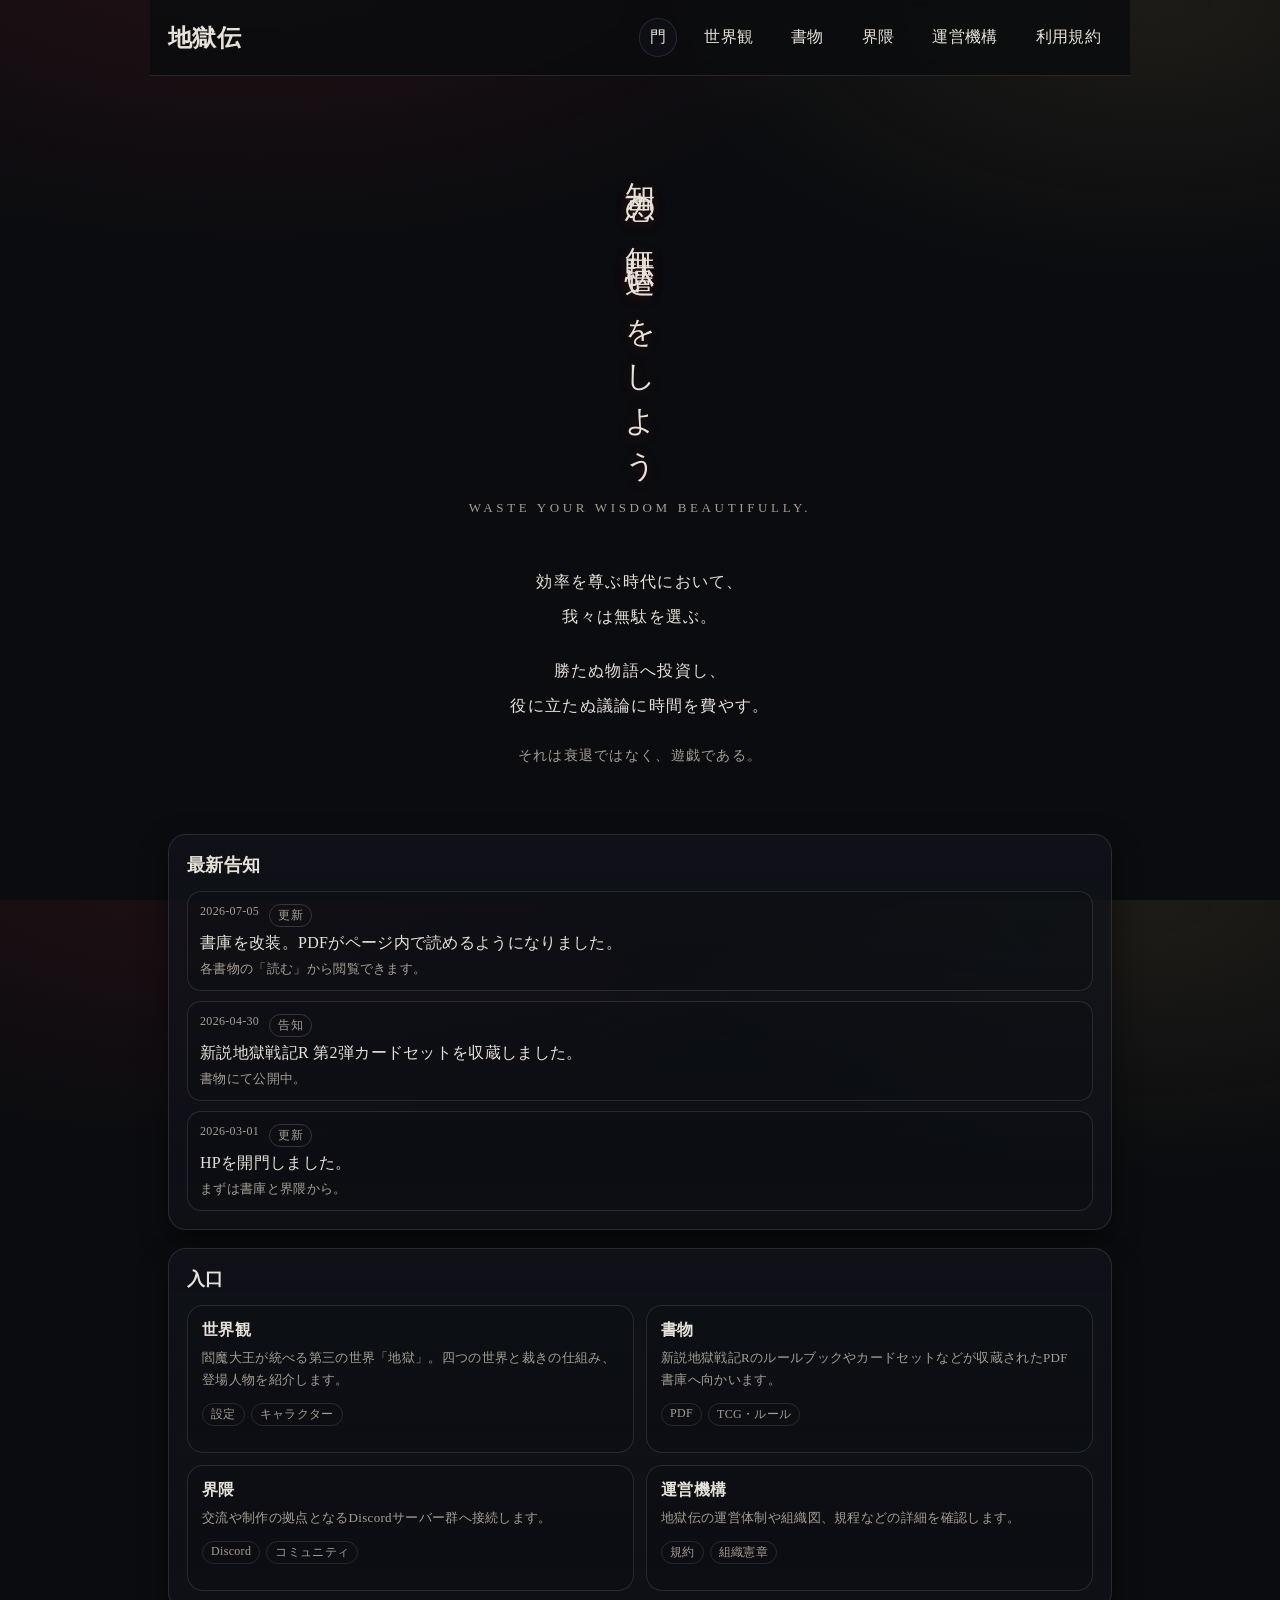
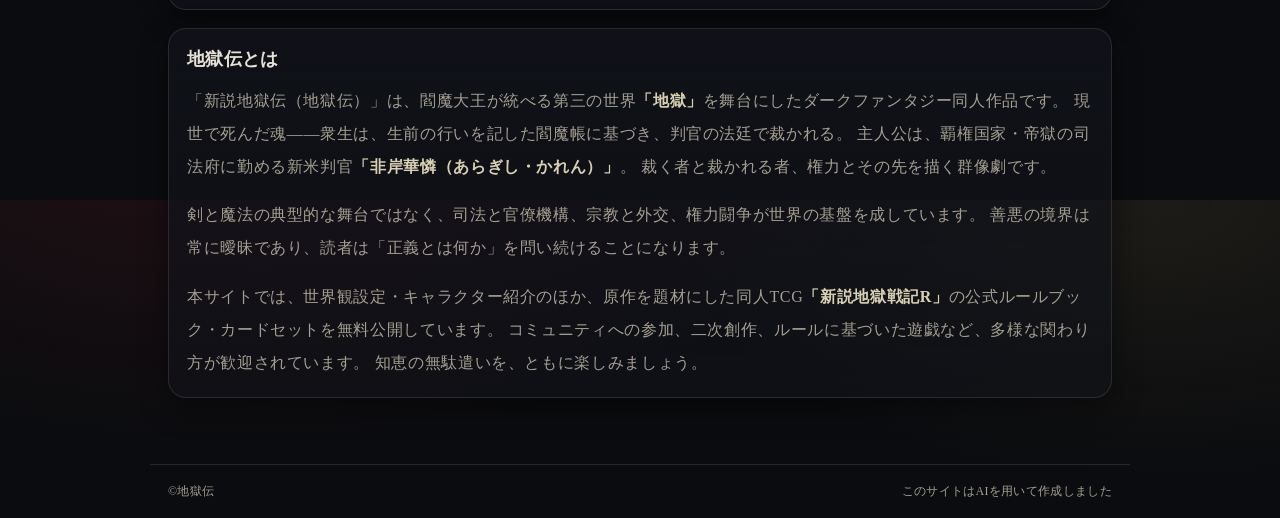
<file: index.html>
<!doctype html>
<html lang="ja">

<head>
  <meta charset="utf-8">
  <meta name="viewport" content="width=device-width,initial-scale=1">
  <title>新説地獄伝（地獄伝）公式サイト｜ダークファンタジー小説・同人TCG「新説地獄戦記R」</title>
  <meta name="description" content="ダークファンタジー同人作品「新説地獄伝」の公式サイト。閻魔大王が統べる地獄で衆生を裁く判官・非岸華憐の物語。世界観設定、小説、同人TCG「新説地獄戦記R」のルールブック・カードセットを無料公開。">
  <meta name="keywords" content="新説地獄伝, 地獄伝, 新説地獄戦記R, 同人TCG, 同人, 小説, ダークファンタジー, 閻魔, 判官, 非岸華憐, オリジナル作品">
  <meta name="robots" content="index, follow">
  <link rel="canonical" href="https://jigokuden-official.vercel.app/">
  <meta property="og:type" content="website">
  <meta property="og:url" content="https://jigokuden-official.vercel.app/">
  <meta property="og:site_name" content="新説地獄伝 公式サイト">
  <meta property="og:title" content="新説地獄伝（地獄伝）公式サイト">
  <meta property="og:description" content="ダークファンタジー同人作品「新説地獄伝」の公式サイト。世界観設定、小説、同人TCG「新説地獄戦記R」を無料公開。">
  <meta property="og:image" content="https://jigokuden-official.vercel.app/images/favicon.jpeg">
  <meta property="og:locale" content="ja_JP">
  <meta name="twitter:card" content="summary">
  <meta name="twitter:title" content="新説地獄伝（地獄伝）公式サイト">
  <meta name="twitter:description" content="ダークファンタジー同人作品「新説地獄伝」の公式サイト。世界観設定、小説、同人TCG「新説地獄戦記R」を無料公開。">
  <meta name="twitter:image" content="https://jigokuden-official.vercel.app/images/favicon.jpeg">
  <link rel="icon" href="images/favicon.jpeg">
  <link rel="stylesheet" href="assets/style.css">
  <script type="application/ld+json">
  {
    "@context": "https://schema.org",
    "@graph": [
      {
        "@type": "WebSite",
        "@id": "https://jigokuden-official.vercel.app/#website",
        "url": "https://jigokuden-official.vercel.app/",
        "name": "新説地獄伝 公式サイト",
        "alternateName": ["地獄伝", "新説地獄伝", "地獄伝 Official Site"],
        "inLanguage": "ja"
      },
      {
        "@type": "CreativeWorkSeries",
        "@id": "https://jigokuden-official.vercel.app/#series",
        "name": "新説地獄伝",
        "alternateName": "地獄伝",
        "genre": ["ダークファンタジー", "同人作品"],
        "inLanguage": "ja",
        "url": "https://jigokuden-official.vercel.app/world.html",
        "description": "閻魔大王が統べる第三の世界「地獄」を舞台に、衆生を裁く判官・非岸華憐たちの権力闘争と裁きを描くダークファンタジー同人作品。"
      },
      {
        "@type": "Game",
        "@id": "https://jigokuden-official.vercel.app/#tcg",
        "name": "真・新説地獄戦記R（リマスター）",
        "alternateName": "新説地獄戦記R",
        "genre": "トレーディングカードゲーム",
        "inLanguage": "ja",
        "url": "https://jigokuden-official.vercel.app/scroll.html",
        "isPartOf": { "@id": "https://jigokuden-official.vercel.app/#series" },
        "description": "新説地獄伝を原作とする同人TCG。権威を積み、法令カードと衆生カードで相手の魂20を削り切る対戦カードゲーム。ルールブックとカードセットを無料公開中。"
      }
    ]
  }
  </script>
</head>

<body>

  <div class="noise"></div>

  <header class="wrap header">
    <a class="brand" href="index.html">地獄伝</a>
    <nav class="nav">
      <a href="index.html" aria-current="page">門</a>
      <a href="world.html">世界観</a>
      <a href="scroll.html">書物</a>
      <a href="realms.html">界隈</a>
      <a href="order.html">運営機構</a>
      <a href="terms.html">利用規約</a>
    </nav>
  </header>

  <main class="wrap">

    <section class="hero center">
      <h1 class="vertical" style="font-weight:normal; margin:0;">
        知恵の無駄遣いをしよう
      </h1>
      <div class="subtitle">
        Waste your wisdom beautifully.
      </div>
    </section>

    <section class="manifestoBlock">
      <p>
        効率を尊ぶ時代において、<br>
        我々は無駄を選ぶ。
      </p>
      <p>
        勝たぬ物語へ投資し、<br>
        役に立たぬ議論に時間を費やす。
      </p>
      <p class="small">
        それは衰退ではなく、遊戯である。
      </p>
    </section>

    <section class="panel">
      <h2>最新告知</h2>
      <div id="newsList" class="list"></div>
    </section>

    <section class="panel">
      <div class="panelHead">
        <h2>入口</h2>
      </div>
      <div class="grid grid4">
        <a class="card" href="world.html" style="display:block;">
          <h3 class="title">世界観</h3>
          <p class="desc">閻魔大王が統べる第三の世界「地獄」。四つの世界と裁きの仕組み、登場人物を紹介します。</p>
          <div class="tags">
            <span class="tag">設定</span>
            <span class="tag">キャラクター</span>
          </div>
        </a>
        <a class="card" href="scroll.html" style="display:block;">
          <h3 class="title">書物</h3>
          <p class="desc">新説地獄戦記Rのルールブックやカードセットなどが収蔵されたPDF書庫へ向かいます。</p>
          <div class="tags">
            <span class="tag">PDF</span>
            <span class="tag">TCG・ルール</span>
          </div>
        </a>
        <a class="card" href="realms.html" style="display:block;">
          <h3 class="title">界隈</h3>
          <p class="desc">交流や制作の拠点となるDiscordサーバー群へ接続します。</p>
          <div class="tags">
            <span class="tag">Discord</span>
            <span class="tag">コミュニティ</span>
          </div>
        </a>
        <a class="card" href="order.html" style="display:block;">
          <h3 class="title">運営機構</h3>
          <p class="desc">地獄伝の運営体制や組織図、規程などの詳細を確認します。</p>
          <div class="tags">
            <span class="tag">規約</span>
            <span class="tag">組織憲章</span>
          </div>
        </a>
      </div>
    </section>

    <section class="panel" id="about">
      <div class="panelHead">
        <h2>地獄伝とは</h2>
      </div>
      <div class="prose" style="color:var(--muted);">
        <p>
          「新説地獄伝（地獄伝）」は、閻魔大王が統べる第三の世界<strong>「地獄」</strong>を舞台にしたダークファンタジー同人作品です。
          現世で死んだ魂――衆生は、生前の行いを記した閻魔帳に基づき、判官の法廷で裁かれる。
          主人公は、覇権国家・帝獄の司法府に勤める新米判官<strong>「非岸華憐（あらぎし・かれん）」</strong>。
          裁く者と裁かれる者、権力とその先を描く群像劇です。
        </p>
        <p>
          剣と魔法の典型的な舞台ではなく、司法と官僚機構、宗教と外交、権力闘争が世界の基盤を成しています。
          善悪の境界は常に曖昧であり、読者は「正義とは何か」を問い続けることになります。
        </p>
        <p>
          本サイトでは、世界観設定・キャラクター紹介のほか、原作を題材にした同人TCG<strong>「新説地獄戦記R」</strong>の公式ルールブック・カードセットを無料公開しています。
          コミュニティへの参加、二次創作、ルールに基づいた遊戯など、多様な関わり方が歓迎されています。
          知恵の無駄遣いを、ともに楽しみましょう。
        </p>
      </div>
    </section>

  </main>

  <footer class="wrap footer" style="display:flex; justify-content:space-between; align-items:center;">
    <span class="muted">©地獄伝</span>
    <span class="muted" style="font-size:12px;">このサイトはAIを用いて作成しました</span>
  </footer>

  <script src="assets/data.js"></script>
  <script src="assets/app.js"></script>
  <script>renderNews(3);</script>
</body>

</html>
</file>
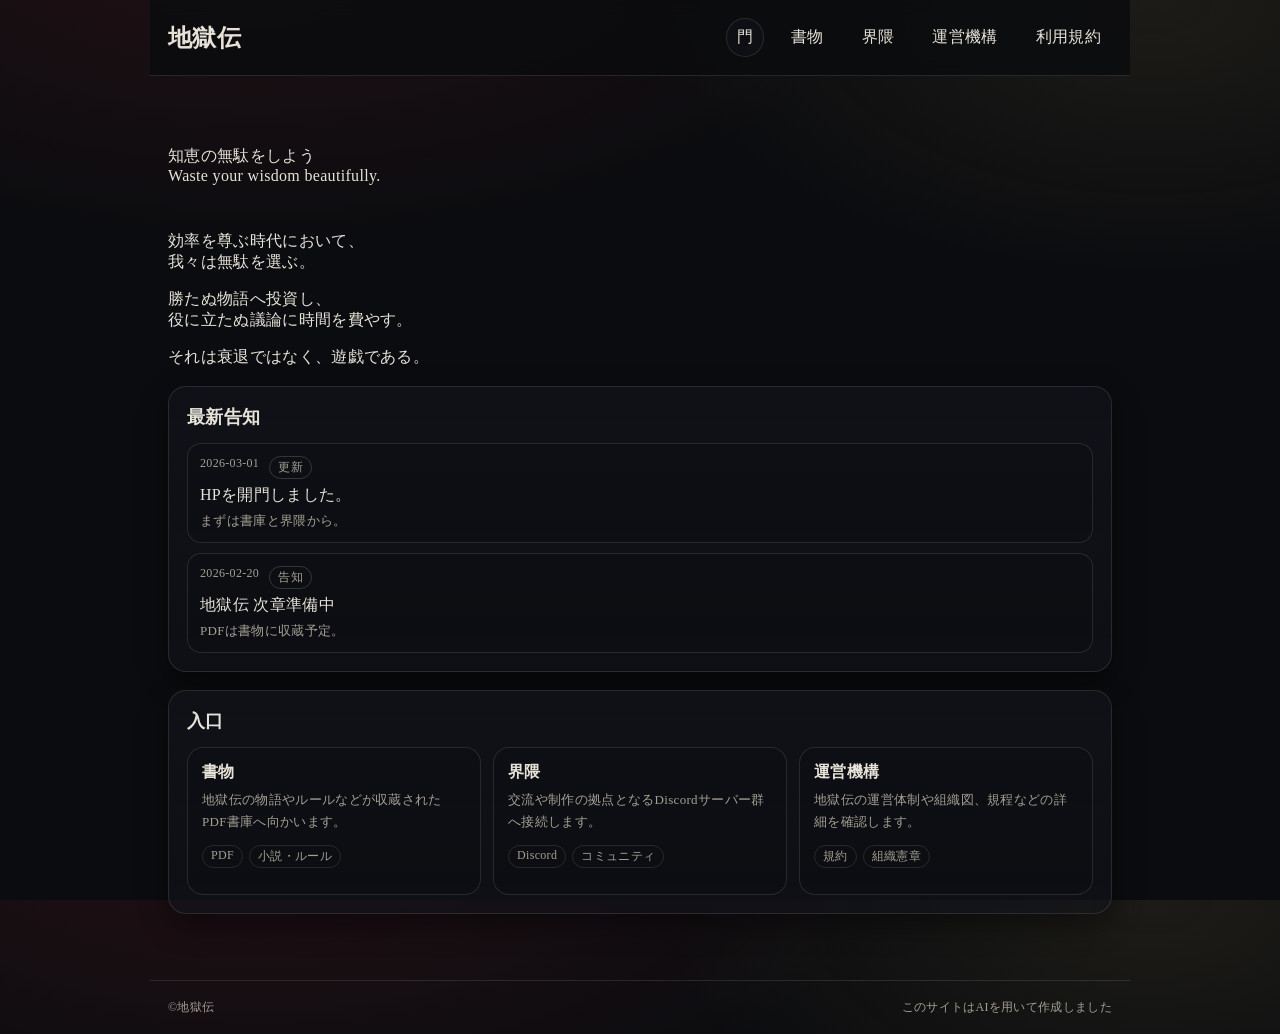
<file: HP/index.html>
<!doctype html>
<html lang="ja">

<head>
  <meta charset="utf-8">
  <meta name="viewport" content="width=device-width,initial-scale=1">
  <title>門｜地獄伝</title>
  <link rel="icon" href="images/favicon.jpeg">
  <link rel="stylesheet" href="assets/style.css">
</head>

<body>

  <div class="noise"></div>

  <header class="wrap header">
    <div class="brand">地獄伝</div>
    <nav class="nav">
      <a href="index.html" aria-current="page">門</a>
      <a href="scroll.html">書物</a>
      <a href="realms.html">界隈</a>
      <a href="order.html">運営機構</a>
      <a href="terms.html">利用規約</a>
    </nav>
  </header>

  <main class="wrap">

    <section class="hero center">
      <div class="vertical">
        知恵の無駄をしよう
      </div>
      <div class="subtitle">
        Waste your wisdom beautifully.
      </div>
    </section>

    <section class="manifestoBlock">
      <p>
        効率を尊ぶ時代において、<br>
        我々は無駄を選ぶ。
      </p>
      <p>
        勝たぬ物語へ投資し、<br>
        役に立たぬ議論に時間を費やす。
      </p>
      <p class="small">
        それは衰退ではなく、遊戯である。
      </p>
    </section>

    <section class="panel">
      <h2>最新告知</h2>
      <div id="newsList" class="list"></div>
    </section>

    <section class="panel">
      <div class="panelHead">
        <h2>入口</h2>
      </div>
      <div class="grid">
        <a class="card" href="scroll.html" style="display:block;">
          <h3 class="title">書物</h3>
          <p class="desc">地獄伝の物語やルールなどが収蔵されたPDF書庫へ向かいます。</p>
          <div class="tags">
            <span class="tag">PDF</span>
            <span class="tag">小説・ルール</span>
          </div>
        </a>
        <a class="card" href="realms.html" style="display:block;">
          <h3 class="title">界隈</h3>
          <p class="desc">交流や制作の拠点となるDiscordサーバー群へ接続します。</p>
          <div class="tags">
            <span class="tag">Discord</span>
            <span class="tag">コミュニティ</span>
          </div>
        </a>
        <a class="card" href="order.html" style="display:block;">
          <h3 class="title">運営機構</h3>
          <p class="desc">地獄伝の運営体制や組織図、規程などの詳細を確認します。</p>
          <div class="tags">
            <span class="tag">規約</span>
            <span class="tag">組織憲章</span>
          </div>
        </a>
      </div>
    </section>

  </main>

  <footer class="wrap footer" style="display:flex; justify-content:space-between; align-items:center;">
    <span class="muted">©地獄伝</span>
    <span class="muted" style="font-size:12px;">このサイトはAIを用いて作成しました</span>
  </footer>

  <script src="assets/data.js"></script>
  <script src="assets/app.js"></script>
  <script>renderNews(3);</script>
</body>

</html>
</file>
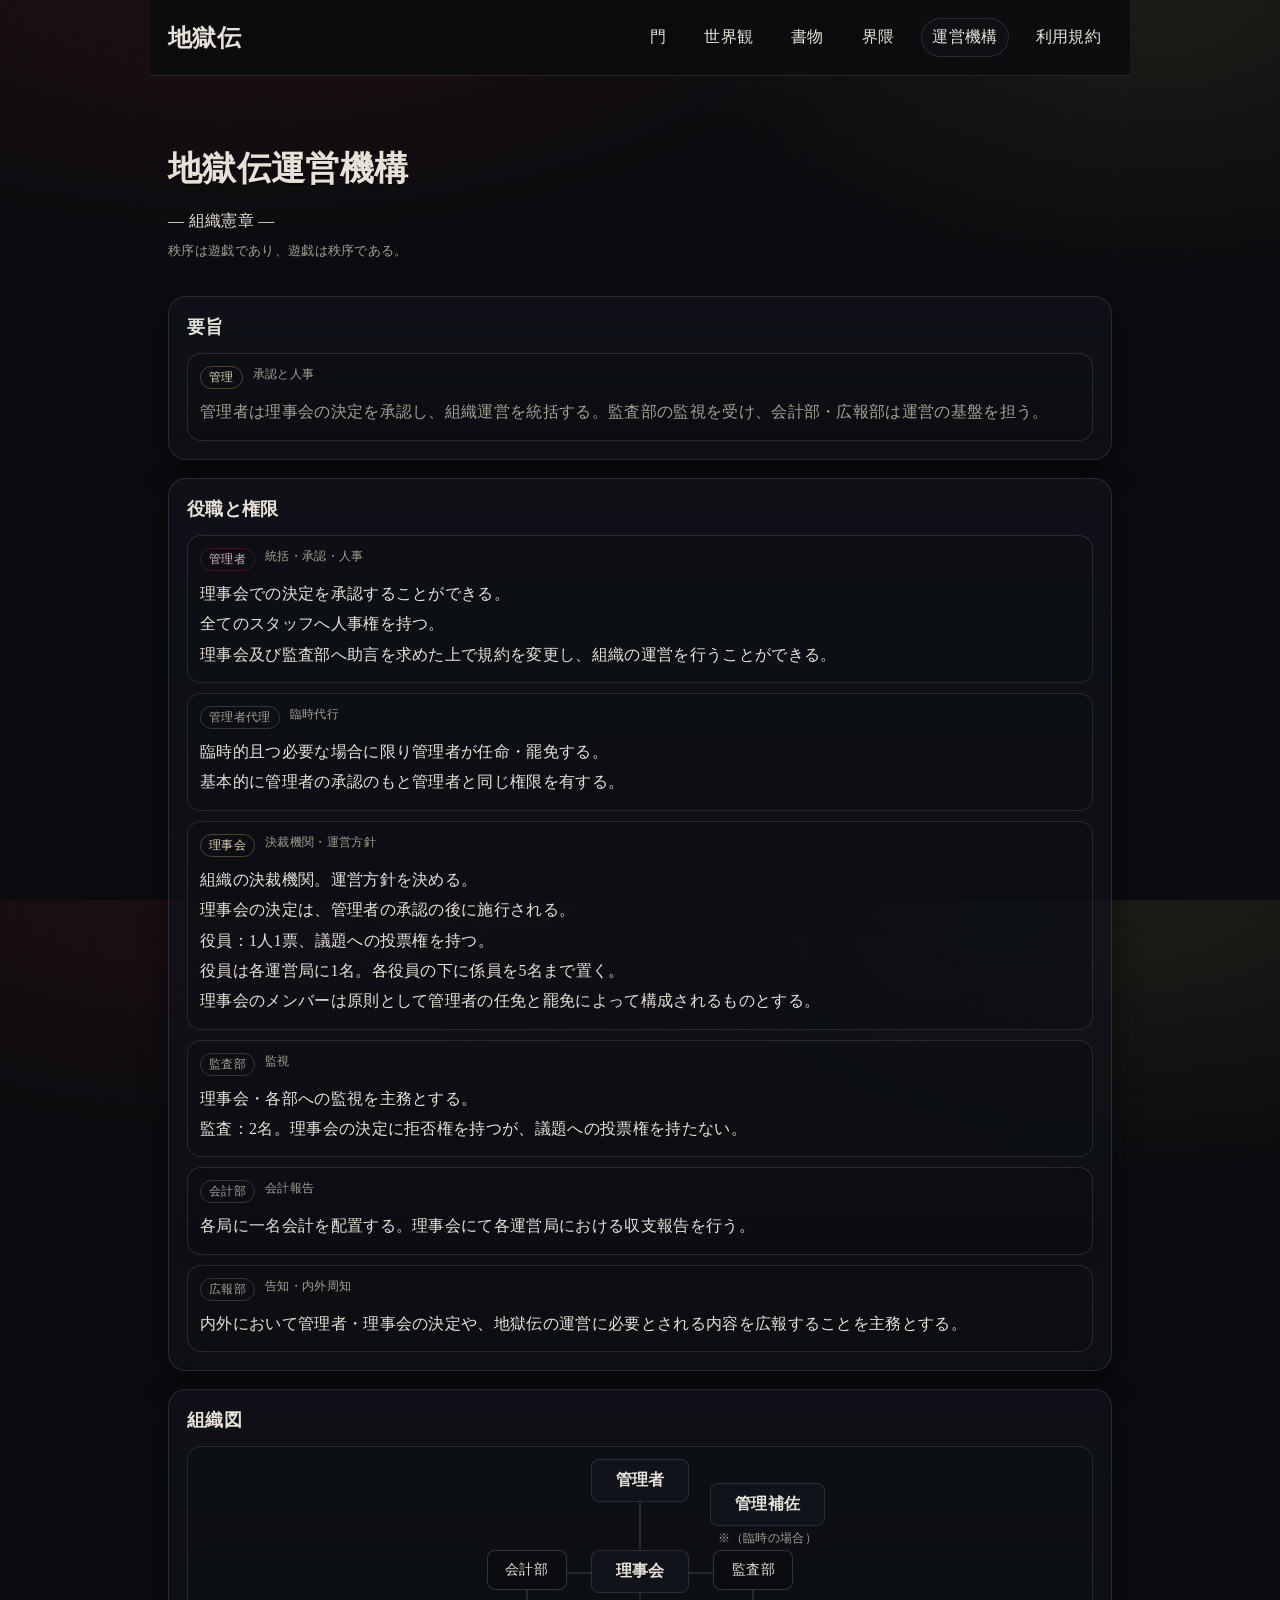
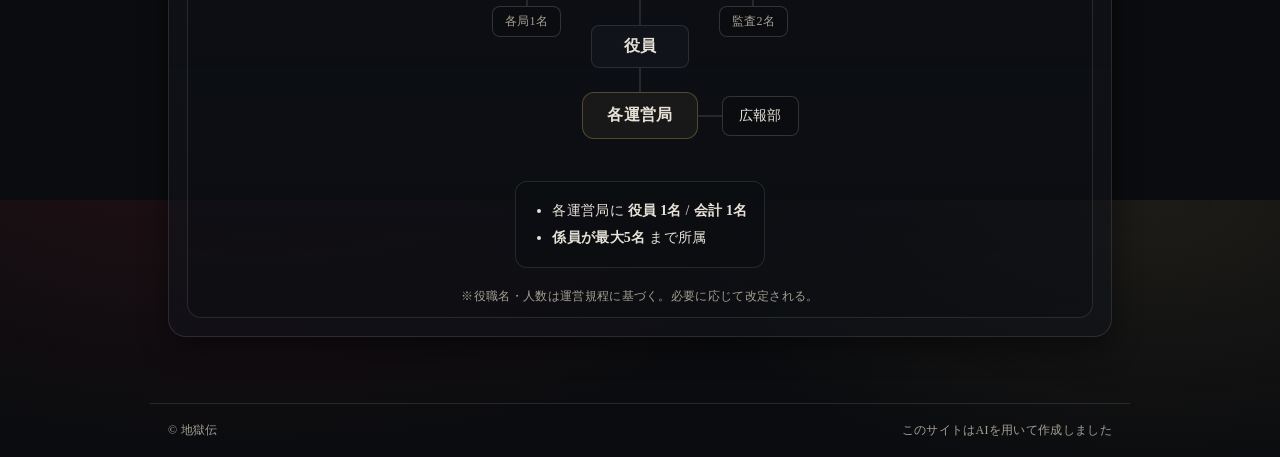
<file: order.html>
<!-- order.html（運営組織：組織憲章） -->
<!doctype html>
<html lang="ja">

<head>
  <meta charset="utf-8" />
  <meta name="viewport" content="width=device-width,initial-scale=1" />
  <title>運営機構｜新説地獄伝 公式サイト</title>
  <meta name="description" content="新説地獄伝（地獄伝）運営スタッフの組織図と規程。管理者・理事会・各部署の役割を掲載。" />
  <meta name="robots" content="index, follow">
  <link rel="canonical" href="https://jigokuden-official.vercel.app/order.html">
  <link rel="icon" href="images/favicon.jpeg">
  <link rel="stylesheet" href="assets/style.css" />
</head>

<body>
  <header class="wrap header">
    <a class="brand" href="index.html">地獄伝</a>
    <nav class="nav">
      <a href="index.html">門</a>
      <a href="world.html">世界観</a>
      <a href="scroll.html">書物</a>
      <a href="realms.html">界隈</a>
      <a href="order.html" aria-current="page">運営機構</a>
      <a href="terms.html">利用規約</a>
    </nav>
  </header>

  <main class="wrap">
    <section class="hero" style="padding-bottom:18px;">
      <h1 class="slogan" style="font-size:34px;">地獄伝運営機構</h1>
      <p class="manifesto" style="margin-bottom:6px;">
        ― 組織憲章 ―
      </p>
      <div class="sub">秩序は遊戯であり、遊戯は秩序である。</div>
    </section>

    <section class="panel">
      <div class="panelHead">
        <h2>要旨</h2>
      </div>
      <div class="list">
        <article class="item">
          <div class="meta">
            <span class="badge gold">管理</span>
            <span>承認と人事</span>
          </div>
          <div style="margin-top:8px; line-height:1.9; color:var(--muted);">
            管理者は理事会の決定を承認し、組織運営を統括する。監査部の監視を受け、会計部・広報部は運営の基盤を担う。
          </div>
        </article>
      </div>
    </section>

    <section class="panel">
      <div class="panelHead">
        <h2>役職と権限</h2>
      </div>

      <div class="list">
        <article class="item">
          <div class="meta">
            <span class="badge crimson">管理者</span>
            <span>統括・承認・人事</span>
          </div>
          <div style="margin-top:8px; line-height:1.9;">
            理事会での決定を承認することができる。<br>全てのスタッフへ人事権を持つ。<br>理事会及び監査部へ助言を求めた上で規約を変更し、組織の運営を行うことができる。
          </div>
        </article>

        <article class="item">
          <div class="meta">
            <span class="badge">管理者代理</span>
            <span>臨時代行</span>
          </div>
          <div style="margin-top:8px; line-height:1.9;">
            臨時的且つ必要な場合に限り管理者が任命・罷免する。<br>基本的に管理者の承認のもと管理者と同じ権限を有する。
          </div>
        </article>

        <article class="item">
          <div class="meta">
            <span class="badge gold">理事会</span>
            <span>決裁機関・運営方針</span>
          </div>
          <div style="margin-top:8px; line-height:1.9;">
            組織の決裁機関。運営方針を決める。<br>
            理事会の決定は、管理者の承認の後に施行される。<br>
            役員：1人1票、議題への投票権を持つ。<br>
            役員は各運営局に1名。各役員の下に係員を5名まで置く。<br>
            理事会のメンバーは原則として管理者の任免と罷免によって構成されるものとする。
          </div>
        </article>

        <article class="item">
          <div class="meta">
            <span class="badge">監査部</span>
            <span>監視</span>
          </div>
          <div style="margin-top:8px; line-height:1.9;">
            理事会・各部への監視を主務とする。<br>
            監査：2名。理事会の決定に拒否権を持つが、議題への投票権を持たない。
          </div>
        </article>

        <article class="item">
          <div class="meta">
            <span class="badge">会計部</span>
            <span>会計報告</span>
          </div>
          <div style="margin-top:8px; line-height:1.9;">
            各局に一名会計を配置する。理事会にて各運営局における収支報告を行う。
          </div>
        </article>

        <article class="item">
          <div class="meta">
            <span class="badge">広報部</span>
            <span>告知・内外周知</span>
          </div>
          <div style="margin-top:8px; line-height:1.9;">
            内外において管理者・理事会の決定や、地獄伝の運営に必要とされる内容を広報することを主務とする。
          </div>
        </article>
      </div>
    </section>

    <section class="panel">
      <div class="panelHead">
        <h2>組織図</h2>
      </div>

      <div class="item org-chart" style="margin-top:14px; text-align:center;">

        <div style="display:flex; justify-content:center; align-items:flex-start; position:relative; width:100%;">
          <div
            style="display:inline-block; font-size:16px; font-weight:bold; border:1px solid var(--line); border-radius:8px; padding:10px 24px; background:rgba(17,19,26,1); position:relative; z-index:2;">
            管理者</div>

          <div
            style="position:absolute; left:calc(50% + 70px); top:24px; display:flex; flex-direction:column; align-items:center; z-index:2;">
            <div
              style="display:inline-block; font-size:16px; font-weight:bold; border:1px solid var(--line); border-radius:8px; padding:10px 24px; background:rgba(17,19,26,1);">
              管理補佐</div>
            <div style="font-size:12px; color:var(--muted); margin-top:4px;">※（臨時の場合）</div>
          </div>
        </div>
        <div style="width:2px; height:48px; background:var(--line); margin:0 auto;"></div>

        <div style="position:relative; width:max-content; margin:0 auto; padding-bottom: 0;">
          <!-- 横線（会計部〜監査部） -->
          <div
            style="position:absolute; width:calc(100% - 80px); height:2px; background:var(--line); left:50%; top:22px; transform:translateX(-50%); z-index:1;">
          </div>

          <!-- 理事会行のラッパー -->
          <div
            style="display:flex; justify-content:center; gap:24px; align-items:flex-start; position:relative; z-index:2;">

            <!-- 会計部と人数の枠（左側） -->
            <div style="display:flex; flex-direction:column; align-items:center;">
              <div
                style="font-size:14px; border:1px solid rgba(231,226,216,.18); border-radius:8px; padding:10px 16px; background:rgba(11,12,15,1); width:80px; text-align:center;">
                会計部</div>
              <div style="width:2px; height:16px; background:var(--line);"></div>
              <div
                style="font-size:12px; border:1px solid rgba(231,226,216,.18); border-radius:8px; padding:6px 12px; background:rgba(11,12,15,1); color:var(--muted); text-align:center;">
                各局1名</div>
            </div>

            <!-- 中央のカラム（理事会 → 役員） -->
            <div style="display:flex; flex-direction:column; align-items:center;">
              <div
                style="display:inline-block; font-size:16px; font-weight:bold; border:1px solid var(--line); border-radius:8px; padding:10px 24px; background:rgba(17,19,26,1);">
                理事会</div>
              <!-- 理事会から役員への縦線（直接要素として配置） -->
              <div style="width:2px; height:32px; background:var(--line);"></div>
              <div
                style="display:inline-block; font-size:16px; font-weight:bold; border:1px solid var(--line); border-radius:8px; padding:10px 32px; background:rgba(17,19,26,1);">
                役員</div>
            </div>

            <!-- 監査部と人数の枠（右側） -->
            <div style="display:flex; flex-direction:column; align-items:center;">
              <div
                style="font-size:14px; border:1px solid rgba(231,226,216,.18); border-radius:8px; padding:10px 16px; background:rgba(11,12,15,1); width:80px; text-align:center;">
                監査部</div>
              <div style="width:2px; height:16px; background:var(--line);"></div>
              <div
                style="font-size:12px; border:1px solid rgba(231,226,216,.18); border-radius:8px; padding:6px 12px; background:rgba(11,12,15,1); color:var(--muted); text-align:center;">
                監査2名</div>
            </div>

          </div>
        </div>

        <!-- 役員からさらに下へ伸びる線 -->
        <div style="width:2px; height:24px; background:var(--line); margin:0 auto;"></div>

        <div style="position:relative; width:max-content; margin:0 auto; margin-bottom:24px;">
          <!-- 各運営局の箱 -->
          <div
            style="font-size:16px; font-weight:bold; color:var(--text); border:1px solid rgba(138,122,75,.5); border-radius:12px; padding:12px 24px; display:inline-block; background:rgba(138,122,75,.1); position:relative; z-index:2;">
            各運営局</div>

          <!-- 各運営局の「右端ぴったり（100%）」から始まる線＋広報部のセット -->
          <div
            style="position:absolute; left:100%; top:50%; transform:translateY(-50%); display:flex; align-items:center; z-index:1;">
            <div style="width:24px; height:2px; background:var(--line);"></div>
            <div
              style="font-size:14px; border:1px solid rgba(231,226,216,.18); border-radius:8px; padding:10px 16px; background:rgba(11,12,15,1); white-space:nowrap; z-index:2;">
              広報部</div>
          </div>
        </div>

        <br>
        <div
          style="display:inline-block; text-align:left; background:rgba(11,12,15,.35); border:1px solid var(--line); border-radius:12px; padding:16px;">
          <ul style="margin:0; padding-left:20px; font-size:14px; line-height:1.9;">
            <li>各運営局に <strong>役員 1名</strong> / <strong>会計 1名</strong></li>
            <li><strong>係員が最大5名</strong> まで所属</li>
          </ul>
        </div>

        <p class="note" style="margin-top:20px;">
          ※役職名・人数は運営規程に基づく。必要に応じて改定される。
        </p>
      </div>
    </section>
  </main>

  <footer class="wrap footer" style="display:flex; justify-content:space-between; align-items:center;">
    <span class="muted">© 地獄伝</span>
    <span class="muted" style="font-size:12px;">このサイトはAIを用いて作成しました</span>
  </footer>

  <script>
    // order.html専用：ツリーの展開/収縮（超軽量）
    (function () {
      const btn = document.getElementById("toggleTree");
      const tree = document.getElementById("orgTree");
      if (!btn || !tree) return;

      // 初期状態：ほどほどに折りたたむ（係員まで閉じる）
      const subLists = tree.querySelectorAll("ul ul ul"); // 係員のulあたり
      subLists.forEach(ul => ul.style.display = "none");
      let expanded = false;

      btn.addEventListener("click", () => {
        expanded = !expanded;
        subLists.forEach(ul => ul.style.display = expanded ? "" : "none");
      });
    })();
  </script>
</body>

</html>
</file>
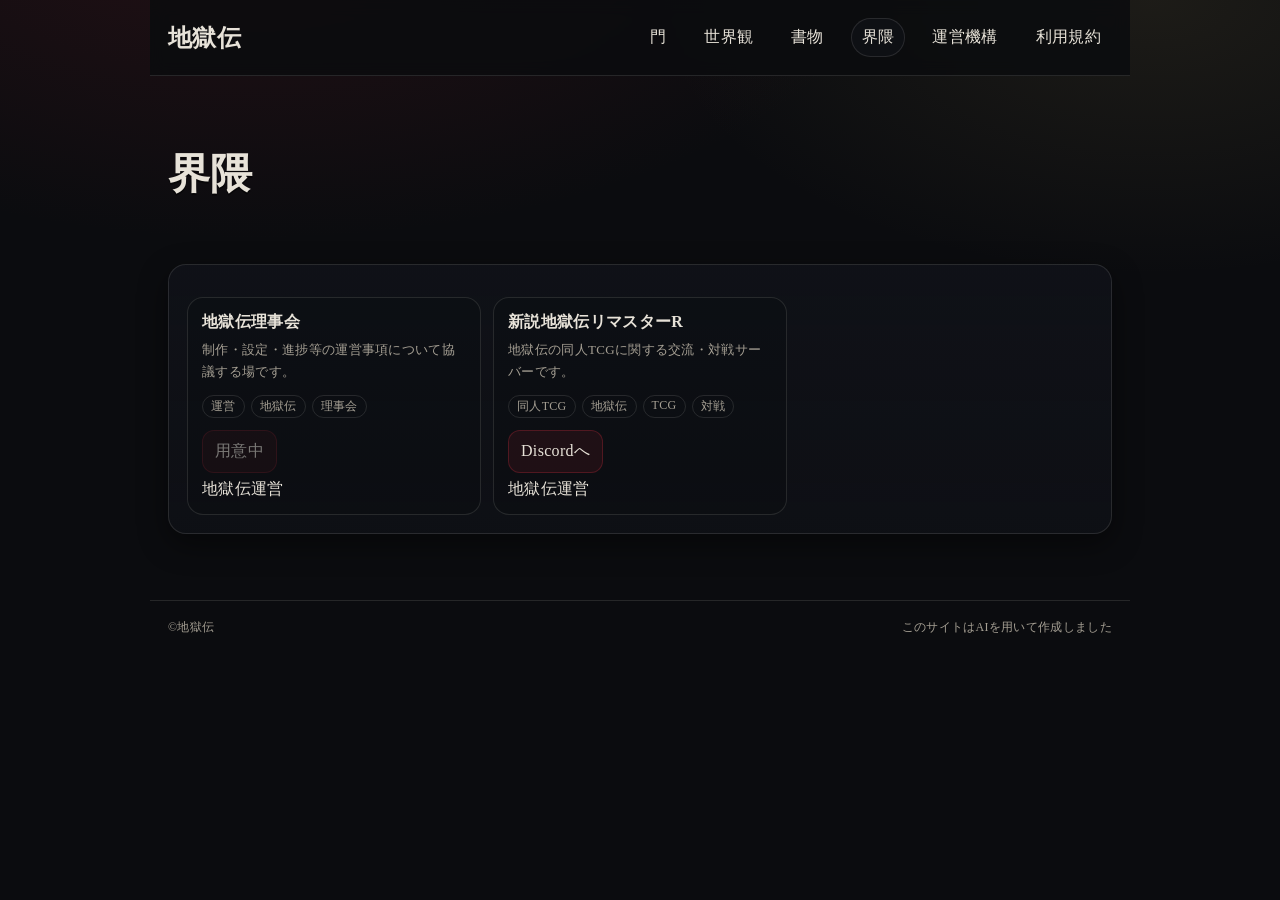
<file: realms.html>
<!doctype html>
<html lang="ja">

<head>
  <meta charset="utf-8">
  <meta name="viewport" content="width=device-width,initial-scale=1">
  <title>界隈（コミュニティ）｜新説地獄伝 公式サイト</title>
  <meta name="description" content="新説地獄伝（地獄伝）の交流・制作コミュニティへの入口。同人TCG「新説地獄戦記R」の対戦・交流Discordサーバーに参加できます。">
  <meta name="robots" content="index, follow">
  <link rel="canonical" href="https://jigokuden-official.vercel.app/realms.html">
  <link rel="icon" href="images/favicon.jpeg">
  <link rel="stylesheet" href="assets/style.css">
</head>

<body>

  <header class="wrap header">
    <a class="brand" href="index.html">地獄伝</a>
    <nav class="nav">
      <a href="index.html">門</a>
      <a href="world.html">世界観</a>
      <a href="scroll.html">書物</a>
      <a href="realms.html" aria-current="page">界隈</a>
      <a href="order.html">運営機構</a>
      <a href="terms.html">利用規約</a>
    </nav>
  </header>

  <main class="wrap">
    <section class="hero">
      <h1 class="slogan">界隈</h1>
    </section>

    <section class="panel">
      <div id="realmGrid" class="grid"></div>
    </section>
  </main>

  <footer class="wrap footer" style="display:flex; justify-content:space-between; align-items:center;">
    <span class="muted">©地獄伝</span>
    <span class="muted" style="font-size:12px;">このサイトはAIを用いて作成しました</span>
  </footer>

  <script src="assets/data.js"></script>
  <script src="assets/app.js"></script>
  <script>renderRealms();</script>
</body>

</html>
</file>
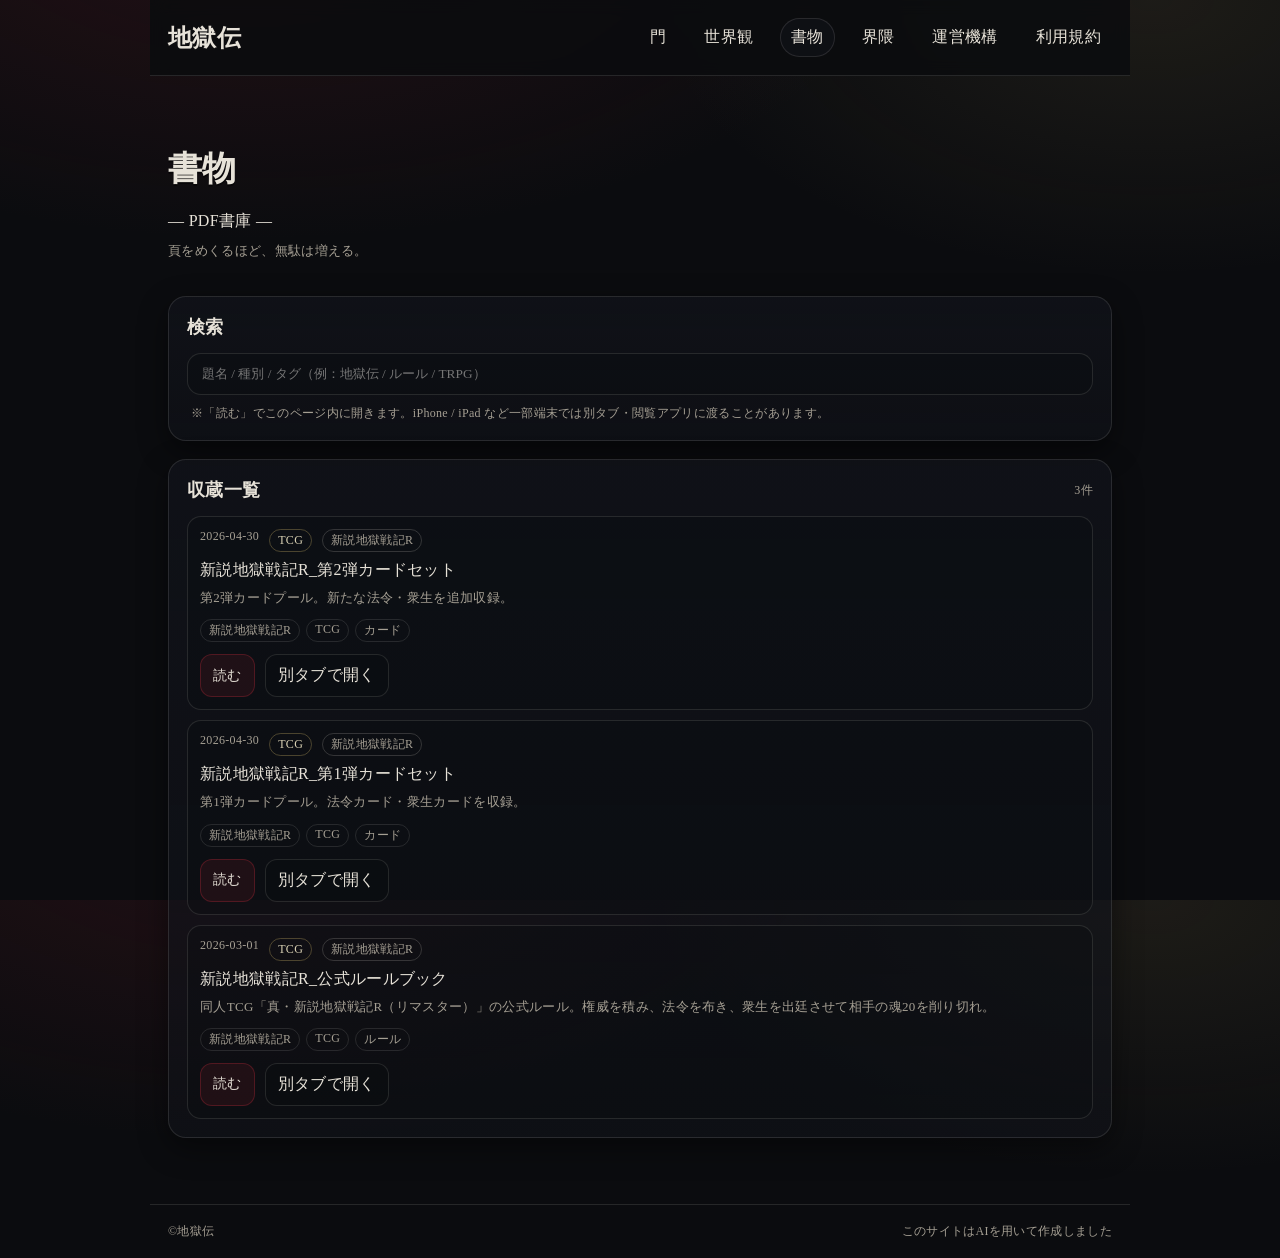
<file: scroll.html>
<!-- scroll.html（書物：PDF書庫） -->
<!doctype html>
<html lang="ja">

<head>
  <meta charset="utf-8" />
  <meta name="viewport" content="width=device-width,initial-scale=1" />
  <title>書物（PDF書庫）｜新説地獄伝 公式サイト - 新説地獄戦記R ルールブック・カードセット</title>
  <meta name="description" content="新説地獄伝の書物（PDF）を収蔵する書庫。同人TCG「新説地獄戦記R」の公式ルールブック・第1弾/第2弾カードセットをページ内で無料閲覧できます。" />
  <meta name="keywords" content="新説地獄伝, 地獄伝, 新説地獄戦記R, ルールブック, カードセット, 同人TCG, PDF, 無料" />
  <meta name="robots" content="index, follow">
  <link rel="canonical" href="https://jigokuden-official.vercel.app/scroll.html">
  <link rel="icon" href="images/favicon.jpeg">
  <link rel="stylesheet" href="assets/style.css" />
</head>

<body>
  <header class="wrap header">
    <a class="brand" href="index.html">地獄伝</a>
    <nav class="nav">
      <a href="index.html">門</a>
      <a href="world.html">世界観</a>
      <a href="scroll.html" aria-current="page">書物</a>
      <a href="realms.html">界隈</a>
      <a href="order.html">運営機構</a>
      <a href="terms.html">利用規約</a>
    </nav>
  </header>

  <main class="wrap">
    <section class="hero" style="padding-bottom:18px;">
      <h1 class="slogan" style="font-size:34px;">書物</h1>
      <p class="manifesto" style="margin-bottom:6px;">
        ― PDF書庫 ―
      </p>
      <div class="sub">頁をめくるほど、無駄は増える。</div>
    </section>

    <section class="panel">
      <div class="panelHead">
        <h2>検索</h2>
      </div>
      <div class="searchRow">
        <input id="scrollSearch" class="input" placeholder="題名 / 種別 / タグ（例：地獄伝 / ルール / TRPG）" />
      </div>
      <p class="note" style="margin-top:10px;">
        ※「読む」でこのページ内に開きます。iPhone / iPad など一部端末では別タブ・閲覧アプリに渡ることがあります。
      </p>
    </section>

    <section class="panel">
      <div class="panelHead">
        <h2>収蔵一覧</h2>
        <span class="muted" id="scrollCount" style="font-size:12px;"></span>
      </div>
      <div id="scrollList" class="list" style="margin-top:14px;"></div>
    </section>
  </main>

  <footer class="wrap footer" style="display:flex; justify-content:space-between; align-items:center;">
    <span class="muted">©地獄伝</span>
    <span class="muted" style="font-size:12px;">このサイトはAIを用いて作成しました</span>
  </footer>

  <script src="assets/data.js"></script>
  <script src="assets/app.js"></script>
  <script>
    renderScrolls("");
    const input = document.getElementById("scrollSearch");
    if (input) {
      input.addEventListener("input", () => renderScrolls(input.value));
    }
  </script>
</body>

</html>
</file>
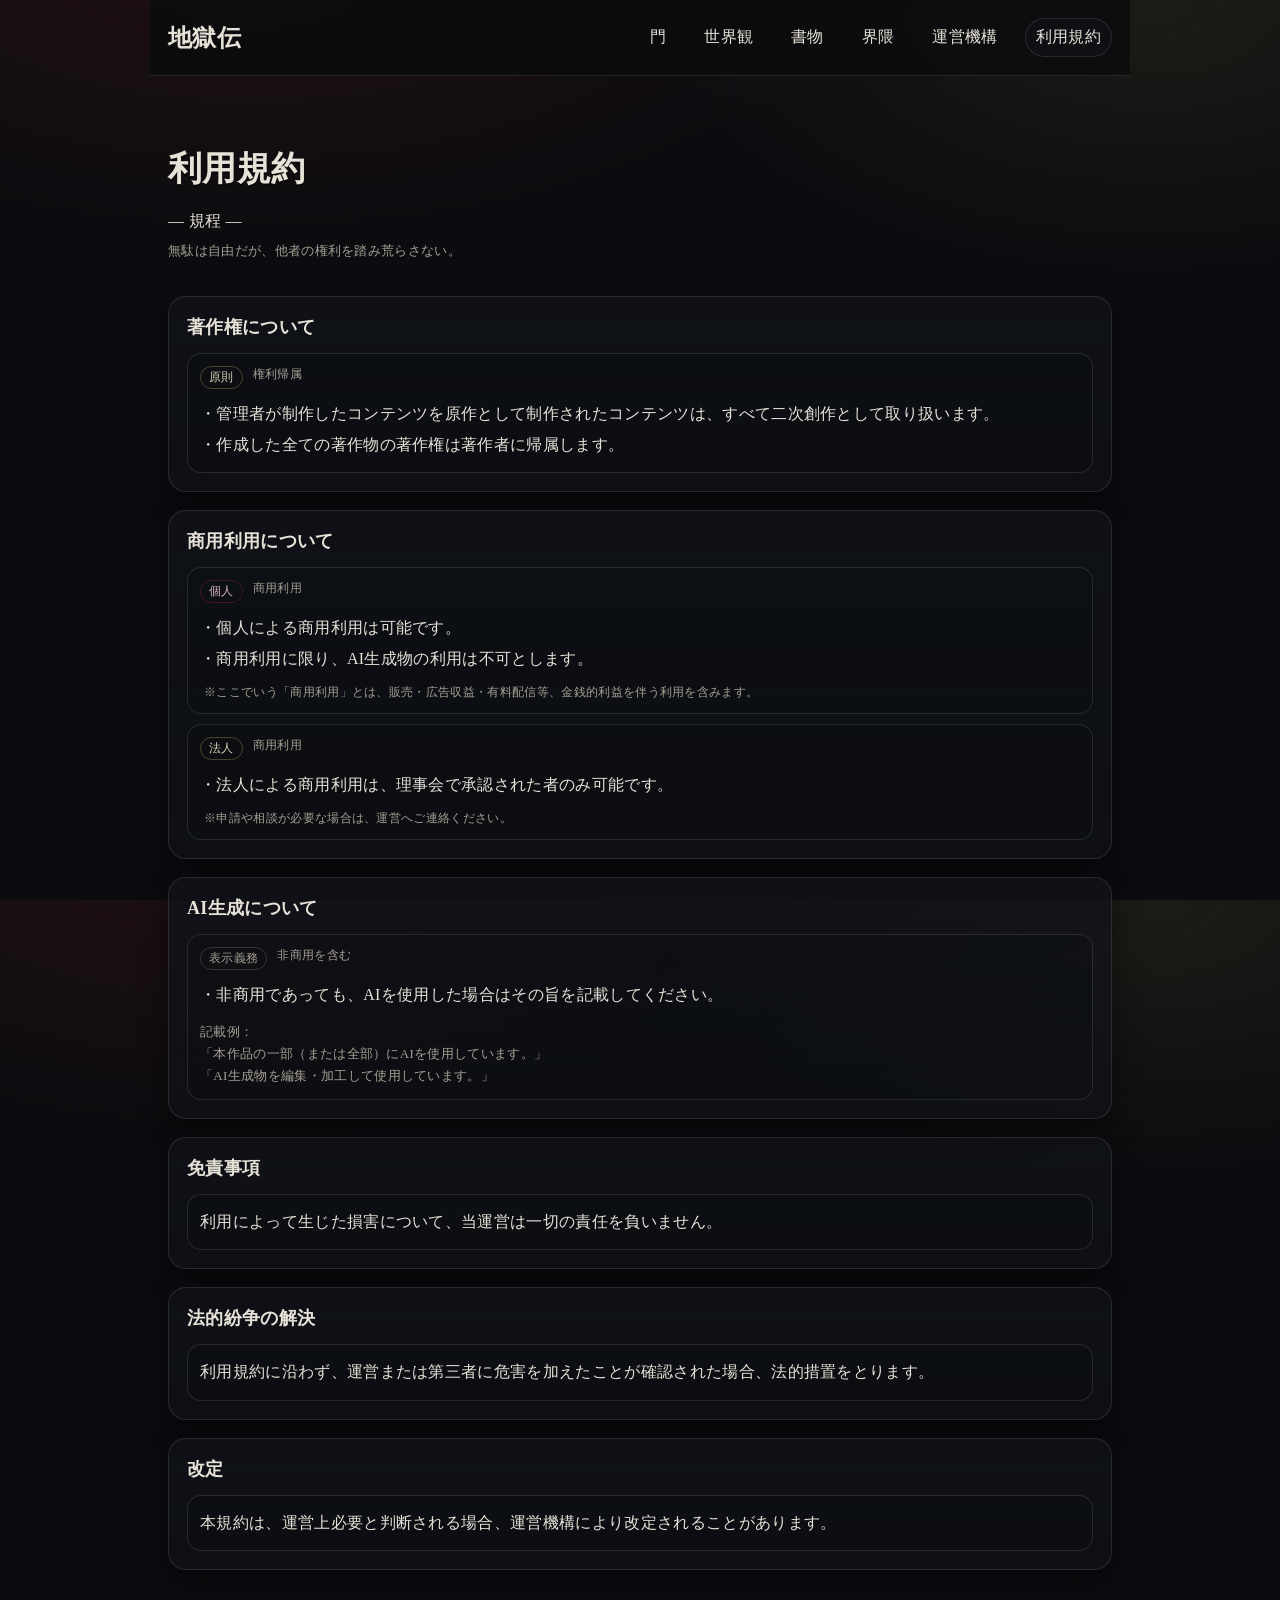
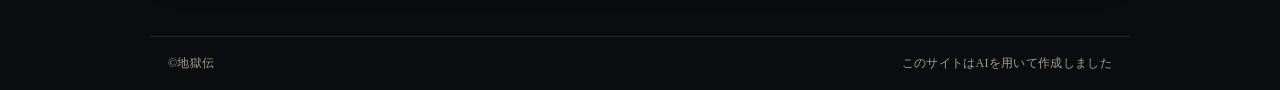
<file: terms.html>
<!-- terms.html（利用規約） -->
<!doctype html>
<html lang="ja">

<head>
  <meta charset="utf-8" />
  <meta name="viewport" content="width=device-width,initial-scale=1" />
  <title>利用規約｜新説地獄伝 公式サイト</title>
  <meta name="description" content="新説地獄伝（地獄伝）サイトおよびコンテンツの利用規約（著作権・商用利用・二次創作・AI生成に関する指針）。" />
  <meta name="robots" content="index, follow">
  <link rel="canonical" href="https://jigokuden-official.vercel.app/terms.html">
  <link rel="icon" href="images/favicon.jpeg">
  <link rel="stylesheet" href="assets/style.css" />
</head>

<body>
  <header class="wrap header">
    <a class="brand" href="index.html">地獄伝</a>
    <nav class="nav">
      <a href="index.html">門</a>
      <a href="world.html">世界観</a>
      <a href="scroll.html">書物</a>
      <a href="realms.html">界隈</a>
      <a href="order.html">運営機構</a>
      <a href="terms.html" aria-current="page">利用規約</a>
    </nav>
  </header>

  <main class="wrap">
    <section class="hero" style="padding-bottom:18px;">
      <h1 class="slogan" style="font-size:34px;">利用規約</h1>
      <p class="manifesto" style="margin-bottom:6px;">― 規程 ―</p>
      <div class="sub">無駄は自由だが、他者の権利を踏み荒らさない。</div>
    </section>

    <section class="panel">
      <div class="panelHead">
        <h2>著作権について</h2>
      </div>

      <div class="list">
        <article class="item">
          <div class="meta">
            <span class="badge gold">原則</span>
            <span>権利帰属</span>
          </div>
          <div style="margin-top:10px; line-height:1.9;">
            ・管理者が制作したコンテンツを原作として制作されたコンテンツは、すべて二次創作として取り扱います。<br>
            ・作成した全ての著作物の著作権は著作者に帰属します。
          </div>
        </article>
      </div>
    </section>

    <section class="panel">
      <div class="panelHead">
        <h2>商用利用について</h2>
      </div>

      <div class="list">
        <article class="item">
          <div class="meta">
            <span class="badge crimson">個人</span>
            <span>商用利用</span>
          </div>
          <div style="margin-top:10px; line-height:1.9;">
            ・個人による商用利用は可能です。<br>
            ・商用利用に限り、AI生成物の利用は不可とします。
          </div>
          <p class="note" style="margin-top:10px;">
            ※ここでいう「商用利用」とは、販売・広告収益・有料配信等、金銭的利益を伴う利用を含みます。
          </p>
        </article>

        <article class="item">
          <div class="meta">
            <span class="badge gold">法人</span>
            <span>商用利用</span>
          </div>
          <div style="margin-top:10px; line-height:1.9;">
            ・法人による商用利用は、理事会で承認された者のみ可能です。
          </div>
          <p class="note" style="margin-top:10px;">
            ※申請や相談が必要な場合は、運営へご連絡ください。
          </p>
        </article>
      </div>
    </section>

    <section class="panel">
      <div class="panelHead">
        <h2>AI生成について</h2>
      </div>

      <div class="list">
        <article class="item">
          <div class="meta">
            <span class="badge">表示義務</span>
            <span>非商用を含む</span>
          </div>
          <div style="margin-top:10px; line-height:1.9;">
            ・非商用であっても、AIを使用した場合はその旨を記載してください。
          </div>
          <div style="margin-top:10px; color:var(--muted); font-size:13px; line-height:1.7;">
            記載例：<br>
            「本作品の一部（または全部）にAIを使用しています。」<br>
            「AI生成物を編集・加工して使用しています。」
          </div>
        </article>
      </div>
    </section>

    <section class="panel">
      <div class="panelHead">
        <h2>免責事項</h2>
      </div>
      <div class="list">
        <article class="item">
          <div style="line-height:1.9;">
            利用によって生じた損害について、当運営は一切の責任を負いません。
          </div>
        </article>
      </div>
    </section>

    <section class="panel">
      <div class="panelHead">
        <h2>法的紛争の解決</h2>
      </div>
      <div class="list">
        <article class="item">
          <div style="line-height:1.9;">
            利用規約に沿わず、運営または第三者に危害を加えたことが確認された場合、法的措置をとります。
          </div>
        </article>
      </div>
    </section>

    <section class="panel">
      <div class="panelHead">
        <h2>改定</h2>
      </div>

      <div class="list">
        <article class="item">
          <div style="line-height:1.9;">
            本規約は、運営上必要と判断される場合、運営機構により改定されることがあります。
          </div>
        </article>
      </div>
    </section>
  </main>

  <footer class="wrap footer" style="display:flex; justify-content:space-between; align-items:center;">
    <span class="muted">©地獄伝</span>
    <span class="muted" style="font-size:12px;">このサイトはAIを用いて作成しました</span>
  </footer>
</body>

</html>
</file>
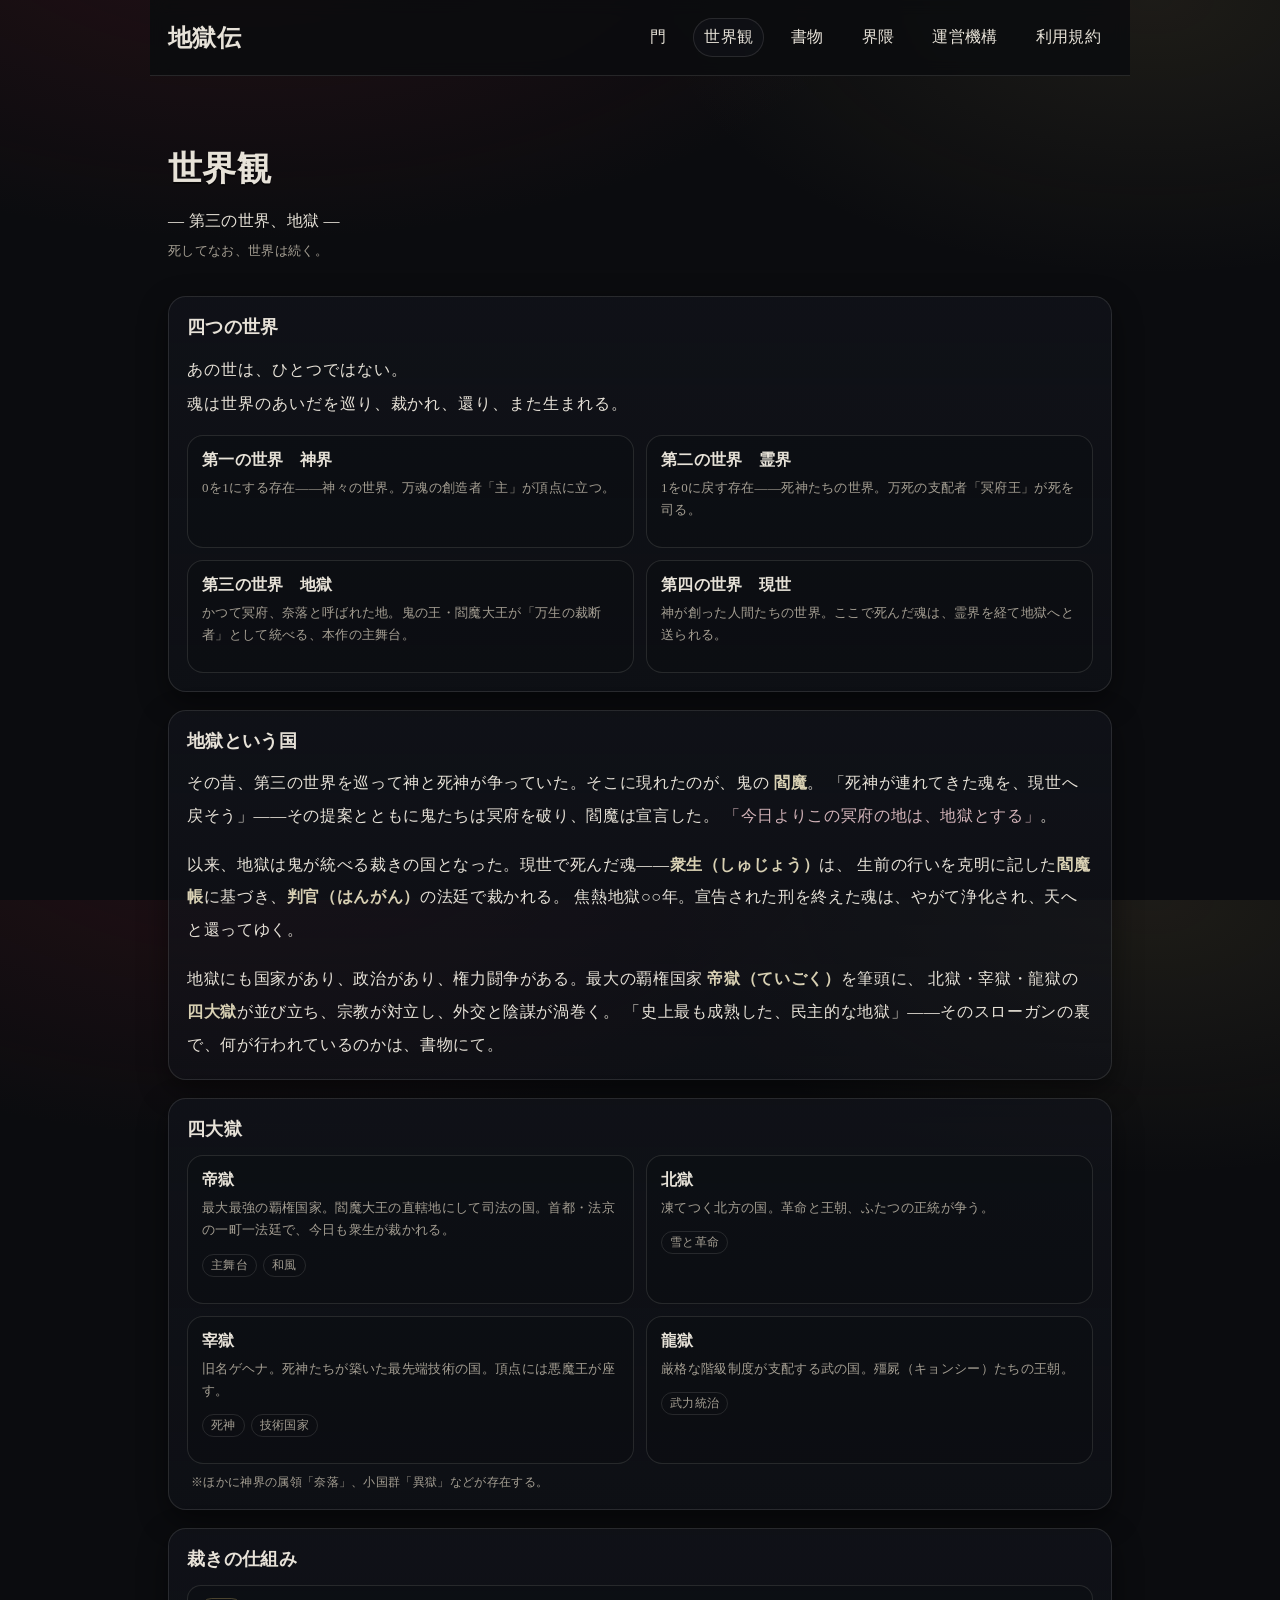
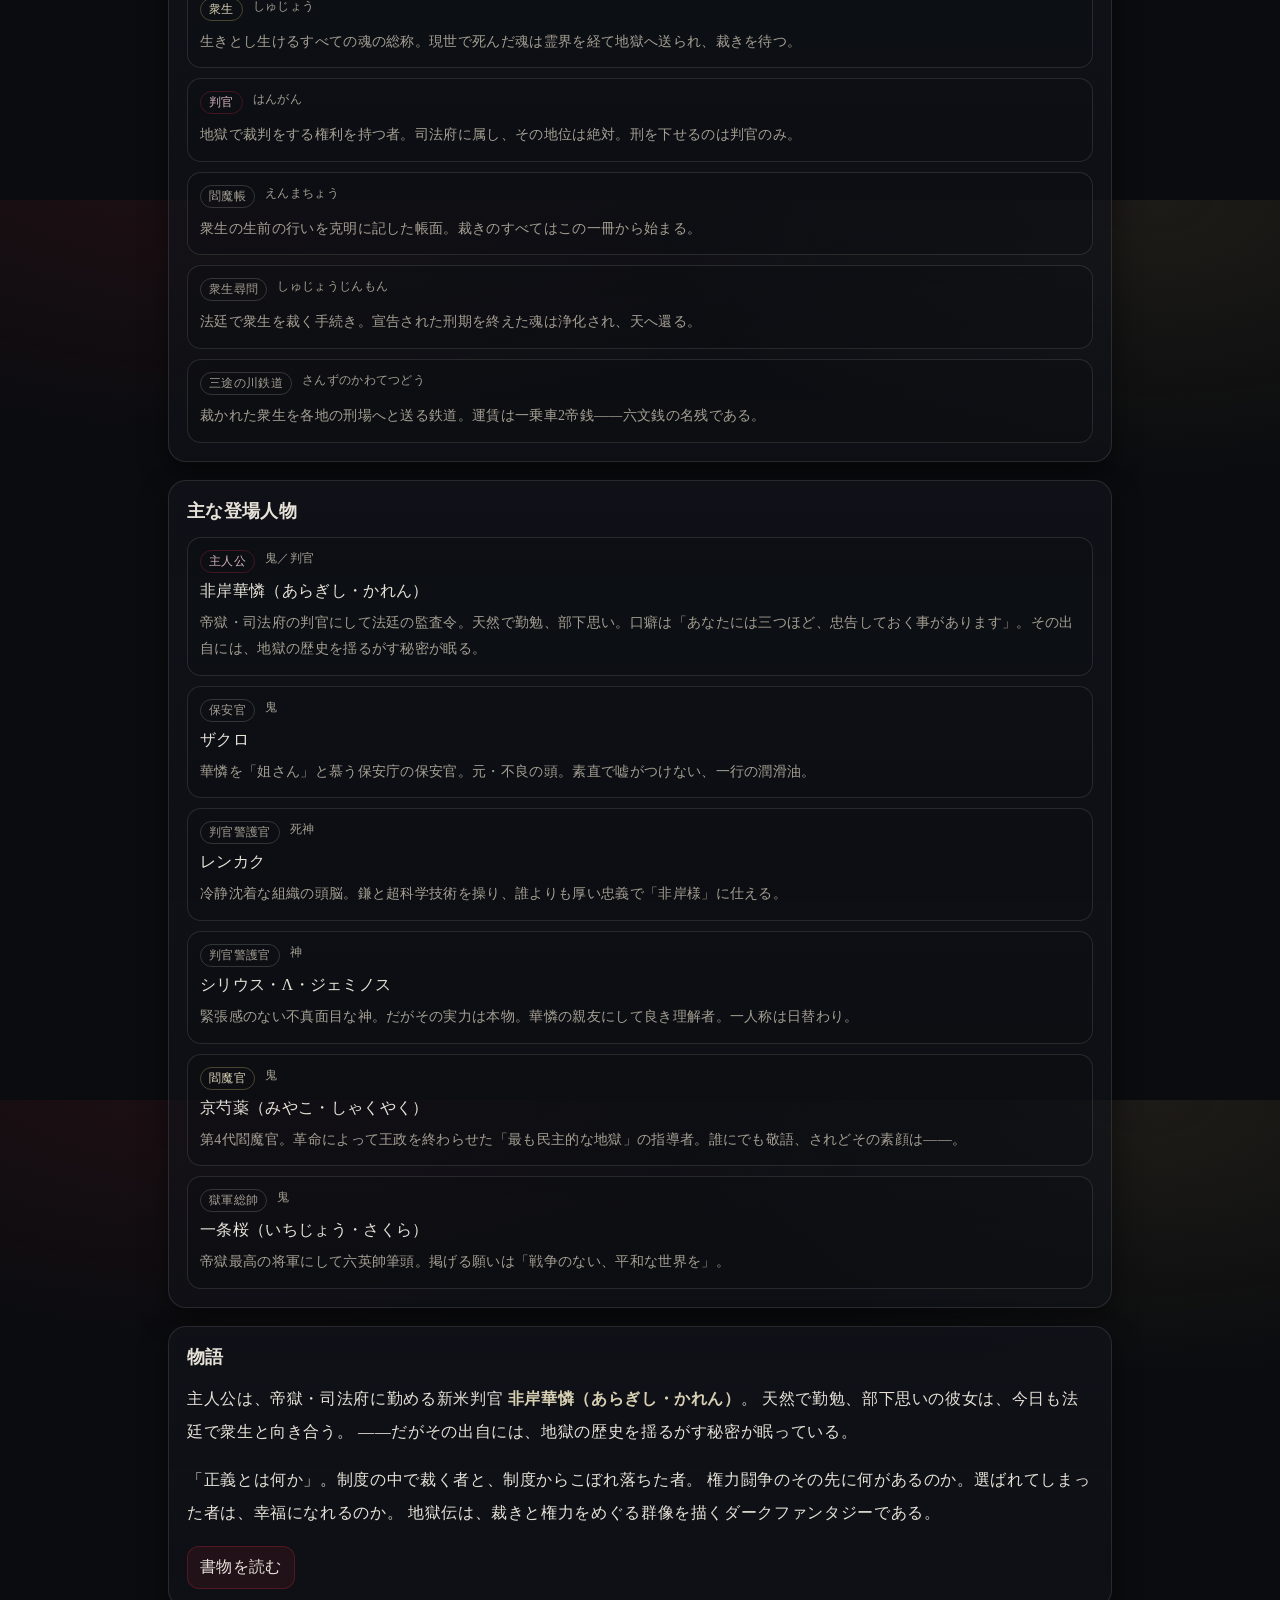
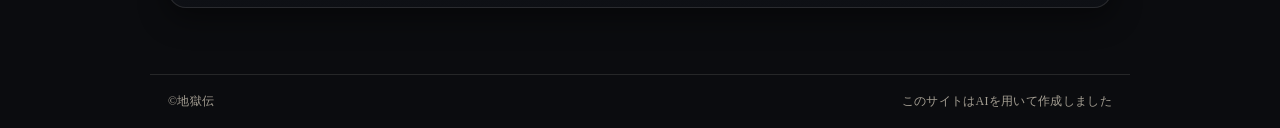
<file: world.html>
<!-- world.html（世界観） -->
<!doctype html>
<html lang="ja">

<head>
  <meta charset="utf-8" />
  <meta name="viewport" content="width=device-width,initial-scale=1" />
  <title>世界観・設定｜新説地獄伝（地獄伝）公式サイト</title>
  <meta name="description" content="ダークファンタジー同人作品「新説地獄伝」の世界観・設定。神界・霊界・地獄・現世の四つの世界、閻魔大王が統べる帝獄、衆生を裁く判官・非岸華憐たちの物語。" />
  <meta name="keywords" content="新説地獄伝, 地獄伝, 世界観, 設定, 閻魔, 判官, 帝獄, ダークファンタジー, 同人" />
  <meta name="robots" content="index, follow">
  <link rel="canonical" href="https://jigokuden-official.vercel.app/world.html">
  <link rel="icon" href="images/favicon.jpeg">
  <link rel="stylesheet" href="assets/style.css" />
</head>

<body>
  <header class="wrap header">
    <a class="brand" href="index.html">地獄伝</a>
    <nav class="nav">
      <a href="index.html">門</a>
      <a href="world.html" aria-current="page">世界観</a>
      <a href="scroll.html">書物</a>
      <a href="realms.html">界隈</a>
      <a href="order.html">運営機構</a>
      <a href="terms.html">利用規約</a>
    </nav>
  </header>

  <main class="wrap">
    <section class="hero" style="padding-bottom:18px;">
      <h1 class="slogan" style="font-size:34px;">世界観</h1>
      <p class="manifesto" style="margin-bottom:6px;">― 第三の世界、地獄 ―</p>
      <div class="sub">死してなお、世界は続く。</div>
    </section>

    <section class="panel">
      <div class="panelHead">
        <h2>四つの世界</h2>
      </div>
      <p class="lead">
        あの世は、ひとつではない。<br>
        魂は世界のあいだを巡り、裁かれ、還り、また生まれる。
      </p>
      <div class="grid grid4">
        <section class="card">
          <h3 class="title">第一の世界　神界</h3>
          <p class="desc">0を1にする存在――神々の世界。万魂の創造者「主」が頂点に立つ。</p>
        </section>
        <section class="card">
          <h3 class="title">第二の世界　霊界</h3>
          <p class="desc">1を0に戻す存在――死神たちの世界。万死の支配者「冥府王」が死を司る。</p>
        </section>
        <section class="card">
          <h3 class="title">第三の世界　地獄</h3>
          <p class="desc">かつて冥府、奈落と呼ばれた地。鬼の王・閻魔大王が「万生の裁断者」として統べる、本作の主舞台。</p>
        </section>
        <section class="card">
          <h3 class="title">第四の世界　現世</h3>
          <p class="desc">神が創った人間たちの世界。ここで死んだ魂は、霊界を経て地獄へと送られる。</p>
        </section>
      </div>
    </section>

    <section class="panel">
      <div class="panelHead">
        <h2>地獄という国</h2>
      </div>
      <div class="prose">
        <p>
          その昔、第三の世界を巡って神と死神が争っていた。そこに現れたのが、鬼の <strong>閻魔</strong>。
          「死神が連れてきた魂を、現世へ戻そう」――その提案とともに鬼たちは冥府を破り、閻魔は宣言した。
          <em>「今日よりこの冥府の地は、地獄とする」</em>。
        </p>
        <p>
          以来、地獄は鬼が統べる裁きの国となった。現世で死んだ魂――<strong>衆生（しゅじょう）</strong>は、
          生前の行いを克明に記した<strong>閻魔帳</strong>に基づき、<strong>判官（はんがん）</strong>の法廷で裁かれる。
          焦熱地獄○○年。宣告された刑を終えた魂は、やがて浄化され、天へと還ってゆく。
        </p>
        <p>
          地獄にも国家があり、政治があり、権力闘争がある。最大の覇権国家 <strong>帝獄（ていごく）</strong>を筆頭に、
          北獄・宰獄・龍獄の<strong>四大獄</strong>が並び立ち、宗教が対立し、外交と陰謀が渦巻く。
          「史上最も成熟した、民主的な地獄」――そのスローガンの裏で、何が行われているのかは、書物にて。
        </p>
      </div>
    </section>

    <section class="panel">
      <div class="panelHead">
        <h2>四大獄</h2>
      </div>
      <div class="grid grid4">
        <section class="card">
          <h3 class="title">帝獄</h3>
          <p class="desc">最大最強の覇権国家。閻魔大王の直轄地にして司法の国。首都・法京の一町一法廷で、今日も衆生が裁かれる。</p>
          <div class="tags"><span class="tag">主舞台</span><span class="tag">和風</span></div>
        </section>
        <section class="card">
          <h3 class="title">北獄</h3>
          <p class="desc">凍てつく北方の国。革命と王朝、ふたつの正統が争う。</p>
          <div class="tags"><span class="tag">雪と革命</span></div>
        </section>
        <section class="card">
          <h3 class="title">宰獄</h3>
          <p class="desc">旧名ゲヘナ。死神たちが築いた最先端技術の国。頂点には悪魔王が座す。</p>
          <div class="tags"><span class="tag">死神</span><span class="tag">技術国家</span></div>
        </section>
        <section class="card">
          <h3 class="title">龍獄</h3>
          <p class="desc">厳格な階級制度が支配する武の国。殭屍（キョンシー）たちの王朝。</p>
          <div class="tags"><span class="tag">武力統治</span></div>
        </section>
      </div>
      <p class="note">※ほかに神界の属領「奈落」、小国群「異獄」などが存在する。</p>
    </section>

    <section class="panel">
      <div class="panelHead">
        <h2>裁きの仕組み</h2>
      </div>
      <div class="list">
        <article class="item">
          <div class="meta"><span class="badge gold">衆生</span><span>しゅじょう</span></div>
          <div class="itemBody">生きとし生けるすべての魂の総称。現世で死んだ魂は霊界を経て地獄へ送られ、裁きを待つ。</div>
        </article>
        <article class="item">
          <div class="meta"><span class="badge crimson">判官</span><span>はんがん</span></div>
          <div class="itemBody">地獄で裁判をする権利を持つ者。司法府に属し、その地位は絶対。刑を下せるのは判官のみ。</div>
        </article>
        <article class="item">
          <div class="meta"><span class="badge">閻魔帳</span><span>えんまちょう</span></div>
          <div class="itemBody">衆生の生前の行いを克明に記した帳面。裁きのすべてはこの一冊から始まる。</div>
        </article>
        <article class="item">
          <div class="meta"><span class="badge">衆生尋問</span><span>しゅじょうじんもん</span></div>
          <div class="itemBody">法廷で衆生を裁く手続き。宣告された刑期を終えた魂は浄化され、天へ還る。</div>
        </article>
        <article class="item">
          <div class="meta"><span class="badge">三途の川鉄道</span><span>さんずのかわてつどう</span></div>
          <div class="itemBody">裁かれた衆生を各地の刑場へと送る鉄道。運賃は一乗車2帝銭――六文銭の名残である。</div>
        </article>
      </div>
    </section>

    <section class="panel">
      <div class="panelHead">
        <h2>主な登場人物</h2>
      </div>
      <div class="list">
        <article class="item">
          <div class="meta"><span class="badge crimson">主人公</span><span>鬼／判官</span></div>
          <div style="margin-top:8px; font-size:16px;">非岸華憐（あらぎし・かれん）</div>
          <div class="itemBody">帝獄・司法府の判官にして法廷の監査令。天然で勤勉、部下思い。口癖は「あなたには三つほど、忠告しておく事があります」。その出自には、地獄の歴史を揺るがす秘密が眠る。</div>
        </article>
        <article class="item">
          <div class="meta"><span class="badge">保安官</span><span>鬼</span></div>
          <div style="margin-top:8px; font-size:16px;">ザクロ</div>
          <div class="itemBody">華憐を「姐さん」と慕う保安庁の保安官。元・不良の頭。素直で嘘がつけない、一行の潤滑油。</div>
        </article>
        <article class="item">
          <div class="meta"><span class="badge">判官警護官</span><span>死神</span></div>
          <div style="margin-top:8px; font-size:16px;">レンカク</div>
          <div class="itemBody">冷静沈着な組織の頭脳。鎌と超科学技術を操り、誰よりも厚い忠義で「非岸様」に仕える。</div>
        </article>
        <article class="item">
          <div class="meta"><span class="badge">判官警護官</span><span>神</span></div>
          <div style="margin-top:8px; font-size:16px;">シリウス・Λ・ジェミノス</div>
          <div class="itemBody">緊張感のない不真面目な神。だがその実力は本物。華憐の親友にして良き理解者。一人称は日替わり。</div>
        </article>
        <article class="item">
          <div class="meta"><span class="badge gold">閻魔官</span><span>鬼</span></div>
          <div style="margin-top:8px; font-size:16px;">京芍薬（みやこ・しゃくやく）</div>
          <div class="itemBody">第4代閻魔官。革命によって王政を終わらせた「最も民主的な地獄」の指導者。誰にでも敬語、されどその素顔は――。</div>
        </article>
        <article class="item">
          <div class="meta"><span class="badge">獄軍総帥</span><span>鬼</span></div>
          <div style="margin-top:8px; font-size:16px;">一条桜（いちじょう・さくら）</div>
          <div class="itemBody">帝獄最高の将軍にして六英帥筆頭。掲げる願いは「戦争のない、平和な世界を」。</div>
        </article>
      </div>
    </section>

    <section class="panel">
      <div class="panelHead">
        <h2>物語</h2>
      </div>
      <div class="prose">
        <p>
          主人公は、帝獄・司法府に勤める新米判官 <strong>非岸華憐（あらぎし・かれん）</strong>。
          天然で勤勉、部下思いの彼女は、今日も法廷で衆生と向き合う。
          ――だがその出自には、地獄の歴史を揺るがす秘密が眠っている。
        </p>
        <p>
          「正義とは何か」。制度の中で裁く者と、制度からこぼれ落ちた者。
          権力闘争のその先に何があるのか。選ばれてしまった者は、幸福になれるのか。
          地獄伝は、裁きと権力をめぐる群像を描くダークファンタジーである。
        </p>
      </div>
      <div style="margin-top:16px;">
        <a class="btn" href="scroll.html">書物を読む</a>
      </div>
    </section>
  </main>

  <footer class="wrap footer" style="display:flex; justify-content:space-between; align-items:center;">
    <span class="muted">©地獄伝</span>
    <span class="muted" style="font-size:12px;">このサイトはAIを用いて作成しました</span>
  </footer>
</body>

</html>
</file>
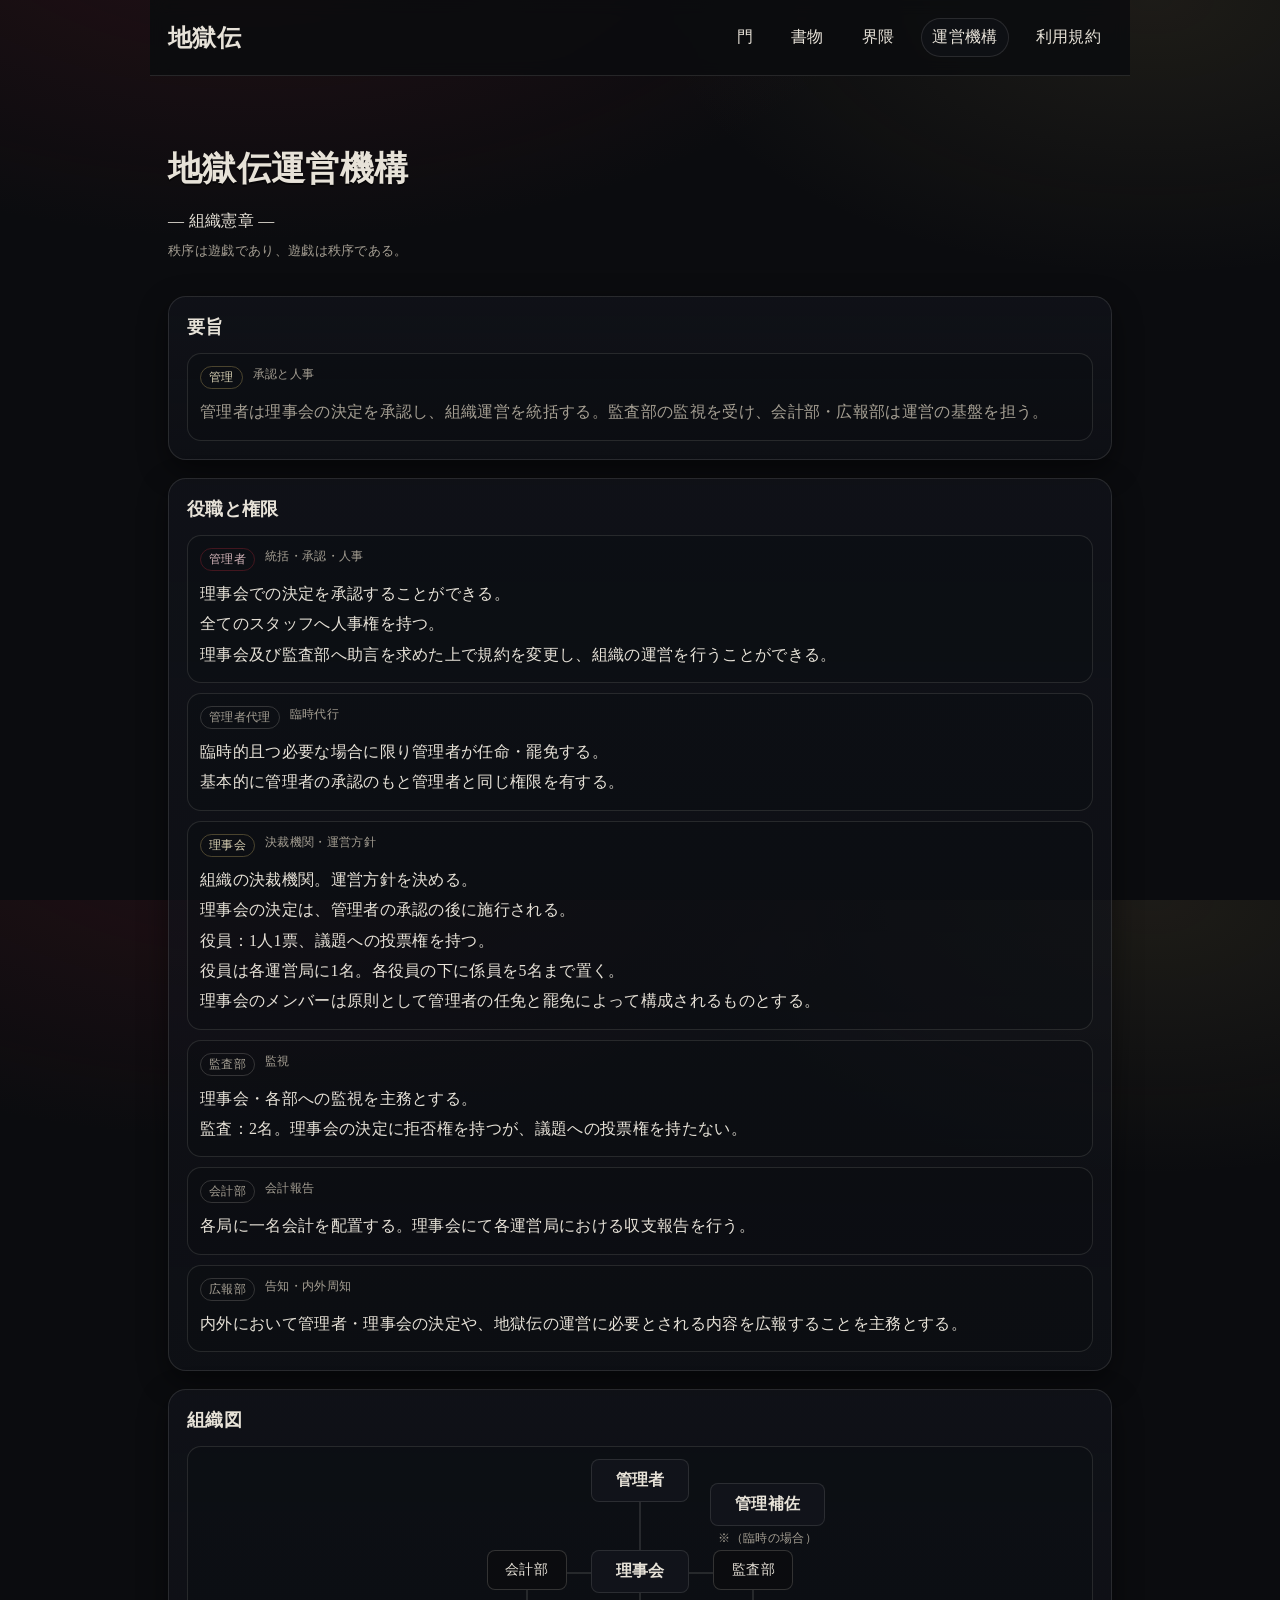
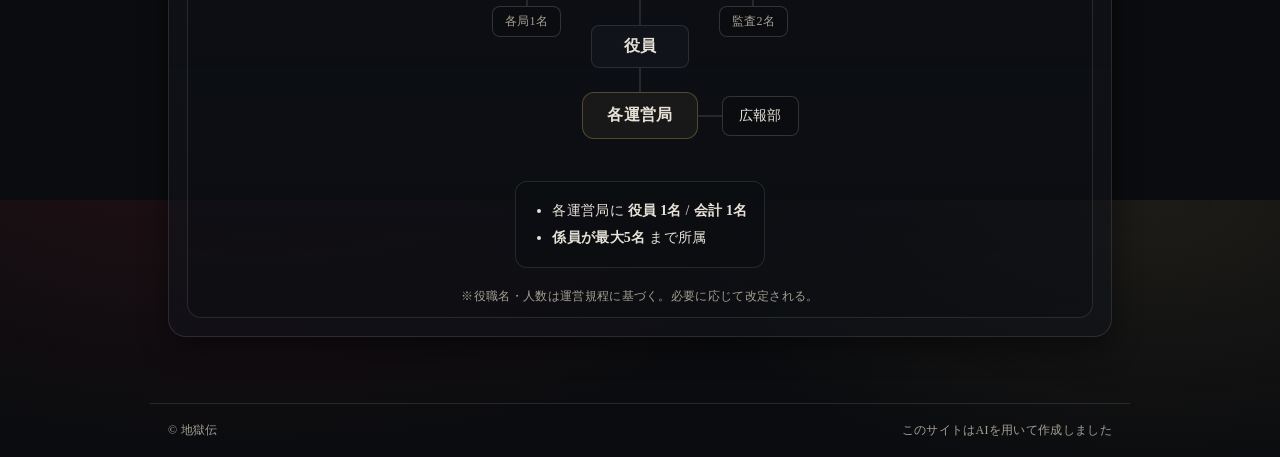
<file: HP/order.html>
<!-- order.html（運営組織：組織憲章） -->
<!doctype html>
<html lang="ja">

<head>
  <meta charset="utf-8" />
  <meta name="viewport" content="width=device-width,initial-scale=1" />
  <title>運営機構｜地獄伝</title>
  <meta name="description" content="地獄伝運営スタッフの組織図と規程。" />
  <link rel="icon" href="images/favicon.jpeg">
  <link rel="stylesheet" href="assets/style.css" />
</head>

<body>
  <header class="wrap header">
    <div class="brand">地獄伝</div>
    <nav class="nav">
      <a href="index.html">門</a>
      <a href="scroll.html">書物</a>
      <a href="realms.html">界隈</a>
      <a href="order.html" aria-current="page">運営機構</a>
      <a href="terms.html">利用規約</a>
    </nav>
  </header>

  <main class="wrap">
    <section class="hero" style="padding-bottom:18px;">
      <h1 class="slogan" style="font-size:34px;">地獄伝運営機構</h1>
      <p class="manifesto" style="margin-bottom:6px;">
        ― 組織憲章 ―
      </p>
      <div class="sub">秩序は遊戯であり、遊戯は秩序である。</div>
    </section>

    <section class="panel">
      <div class="panelHead">
        <h2>要旨</h2>
      </div>
      <div class="list">
        <article class="item">
          <div class="meta">
            <span class="badge gold">管理</span>
            <span>承認と人事</span>
          </div>
          <div style="margin-top:8px; line-height:1.9; color:var(--muted);">
            管理者は理事会の決定を承認し、組織運営を統括する。監査部の監視を受け、会計部・広報部は運営の基盤を担う。
          </div>
        </article>
      </div>
    </section>

    <section class="panel">
      <div class="panelHead">
        <h2>役職と権限</h2>
      </div>

      <div class="list">
        <article class="item">
          <div class="meta">
            <span class="badge crimson">管理者</span>
            <span>統括・承認・人事</span>
          </div>
          <div style="margin-top:8px; line-height:1.9;">
            理事会での決定を承認することができる。<br>全てのスタッフへ人事権を持つ。<br>理事会及び監査部へ助言を求めた上で規約を変更し、組織の運営を行うことができる。
          </div>
        </article>

        <article class="item">
          <div class="meta">
            <span class="badge">管理者代理</span>
            <span>臨時代行</span>
          </div>
          <div style="margin-top:8px; line-height:1.9;">
            臨時的且つ必要な場合に限り管理者が任命・罷免する。<br>基本的に管理者の承認のもと管理者と同じ権限を有する。
          </div>
        </article>

        <article class="item">
          <div class="meta">
            <span class="badge gold">理事会</span>
            <span>決裁機関・運営方針</span>
          </div>
          <div style="margin-top:8px; line-height:1.9;">
            組織の決裁機関。運営方針を決める。<br>
            理事会の決定は、管理者の承認の後に施行される。<br>
            役員：1人1票、議題への投票権を持つ。<br>
            役員は各運営局に1名。各役員の下に係員を5名まで置く。<br>
            理事会のメンバーは原則として管理者の任免と罷免によって構成されるものとする。
          </div>
        </article>

        <article class="item">
          <div class="meta">
            <span class="badge">監査部</span>
            <span>監視</span>
          </div>
          <div style="margin-top:8px; line-height:1.9;">
            理事会・各部への監視を主務とする。<br>
            監査：2名。理事会の決定に拒否権を持つが、議題への投票権を持たない。
          </div>
        </article>

        <article class="item">
          <div class="meta">
            <span class="badge">会計部</span>
            <span>会計報告</span>
          </div>
          <div style="margin-top:8px; line-height:1.9;">
            各局に一名会計を配置する。理事会にて各運営局における収支報告を行う。
          </div>
        </article>

        <article class="item">
          <div class="meta">
            <span class="badge">広報部</span>
            <span>告知・内外周知</span>
          </div>
          <div style="margin-top:8px; line-height:1.9;">
            内外において管理者・理事会の決定や、地獄伝の運営に必要とされる内容を広報することを主務とする。
          </div>
        </article>
      </div>
    </section>

    <section class="panel">
      <div class="panelHead">
        <h2>組織図</h2>
      </div>

      <div class="item" style="margin-top:14px; text-align:center;">

        <div style="display:flex; justify-content:center; align-items:flex-start; position:relative; width:100%;">
          <div
            style="display:inline-block; font-size:16px; font-weight:bold; border:1px solid var(--line); border-radius:8px; padding:10px 24px; background:rgba(17,19,26,1); position:relative; z-index:2;">
            管理者</div>

          <div
            style="position:absolute; left:calc(50% + 70px); top:24px; display:flex; flex-direction:column; align-items:center; z-index:2;">
            <div
              style="display:inline-block; font-size:16px; font-weight:bold; border:1px solid var(--line); border-radius:8px; padding:10px 24px; background:rgba(17,19,26,1);">
              管理補佐</div>
            <div style="font-size:12px; color:var(--muted); margin-top:4px;">※（臨時の場合）</div>
          </div>
        </div>
        <div style="width:2px; height:48px; background:var(--line); margin:0 auto;"></div>

        <div style="position:relative; width:max-content; margin:0 auto; padding-bottom: 0;">
          <!-- 横線（会計部〜監査部） -->
          <div
            style="position:absolute; width:calc(100% - 80px); height:2px; background:var(--line); left:50%; top:22px; transform:translateX(-50%); z-index:1;">
          </div>

          <!-- 理事会行のラッパー -->
          <div
            style="display:flex; justify-content:center; gap:24px; align-items:flex-start; position:relative; z-index:2;">

            <!-- 会計部と人数の枠（左側） -->
            <div style="display:flex; flex-direction:column; align-items:center;">
              <div
                style="font-size:14px; border:1px solid rgba(231,226,216,.18); border-radius:8px; padding:10px 16px; background:rgba(11,12,15,1); width:80px; text-align:center;">
                会計部</div>
              <div style="width:2px; height:16px; background:var(--line);"></div>
              <div
                style="font-size:12px; border:1px solid rgba(231,226,216,.18); border-radius:8px; padding:6px 12px; background:rgba(11,12,15,1); color:var(--muted); text-align:center;">
                各局1名</div>
            </div>

            <!-- 中央のカラム（理事会 → 役員） -->
            <div style="display:flex; flex-direction:column; align-items:center;">
              <div
                style="display:inline-block; font-size:16px; font-weight:bold; border:1px solid var(--line); border-radius:8px; padding:10px 24px; background:rgba(17,19,26,1);">
                理事会</div>
              <!-- 理事会から役員への縦線（直接要素として配置） -->
              <div style="width:2px; height:32px; background:var(--line);"></div>
              <div
                style="display:inline-block; font-size:16px; font-weight:bold; border:1px solid var(--line); border-radius:8px; padding:10px 32px; background:rgba(17,19,26,1);">
                役員</div>
            </div>

            <!-- 監査部と人数の枠（右側） -->
            <div style="display:flex; flex-direction:column; align-items:center;">
              <div
                style="font-size:14px; border:1px solid rgba(231,226,216,.18); border-radius:8px; padding:10px 16px; background:rgba(11,12,15,1); width:80px; text-align:center;">
                監査部</div>
              <div style="width:2px; height:16px; background:var(--line);"></div>
              <div
                style="font-size:12px; border:1px solid rgba(231,226,216,.18); border-radius:8px; padding:6px 12px; background:rgba(11,12,15,1); color:var(--muted); text-align:center;">
                監査2名</div>
            </div>

          </div>
        </div>

        <!-- 役員からさらに下へ伸びる線 -->
        <div style="width:2px; height:24px; background:var(--line); margin:0 auto;"></div>

        <div style="position:relative; width:max-content; margin:0 auto; margin-bottom:24px;">
          <!-- 各運営局の箱 -->
          <div
            style="font-size:16px; font-weight:bold; color:var(--text); border:1px solid rgba(138,122,75,.5); border-radius:12px; padding:12px 24px; display:inline-block; background:rgba(138,122,75,.1); position:relative; z-index:2;">
            各運営局</div>

          <!-- 各運営局の「右端ぴったり（100%）」から始まる線＋広報部のセット -->
          <div
            style="position:absolute; left:100%; top:50%; transform:translateY(-50%); display:flex; align-items:center; z-index:1;">
            <div style="width:24px; height:2px; background:var(--line);"></div>
            <div
              style="font-size:14px; border:1px solid rgba(231,226,216,.18); border-radius:8px; padding:10px 16px; background:rgba(11,12,15,1); white-space:nowrap; z-index:2;">
              広報部</div>
          </div>
        </div>

        <br>
        <div
          style="display:inline-block; text-align:left; background:rgba(11,12,15,.35); border:1px solid var(--line); border-radius:12px; padding:16px;">
          <ul style="margin:0; padding-left:20px; font-size:14px; line-height:1.9;">
            <li>各運営局に <strong>役員 1名</strong> / <strong>会計 1名</strong></li>
            <li><strong>係員が最大5名</strong> まで所属</li>
          </ul>
        </div>

        <p class="note" style="margin-top:20px;">
          ※役職名・人数は運営規程に基づく。必要に応じて改定される。
        </p>
      </div>
    </section>
  </main>

  <footer class="wrap footer" style="display:flex; justify-content:space-between; align-items:center;">
    <span class="muted">© 地獄伝</span>
    <span class="muted" style="font-size:12px;">このサイトはAIを用いて作成しました</span>
  </footer>

  <script>
    // order.html専用：ツリーの展開/収縮（超軽量）
    (function () {
      const btn = document.getElementById("toggleTree");
      const tree = document.getElementById("orgTree");
      if (!btn || !tree) return;

      // 初期状態：ほどほどに折りたたむ（係員まで閉じる）
      const subLists = tree.querySelectorAll("ul ul ul"); // 係員のulあたり
      subLists.forEach(ul => ul.style.display = "none");
      let expanded = false;

      btn.addEventListener("click", () => {
        expanded = !expanded;
        subLists.forEach(ul => ul.style.display = expanded ? "" : "none");
      });
    })();
  </script>
</body>

</html>
</file>
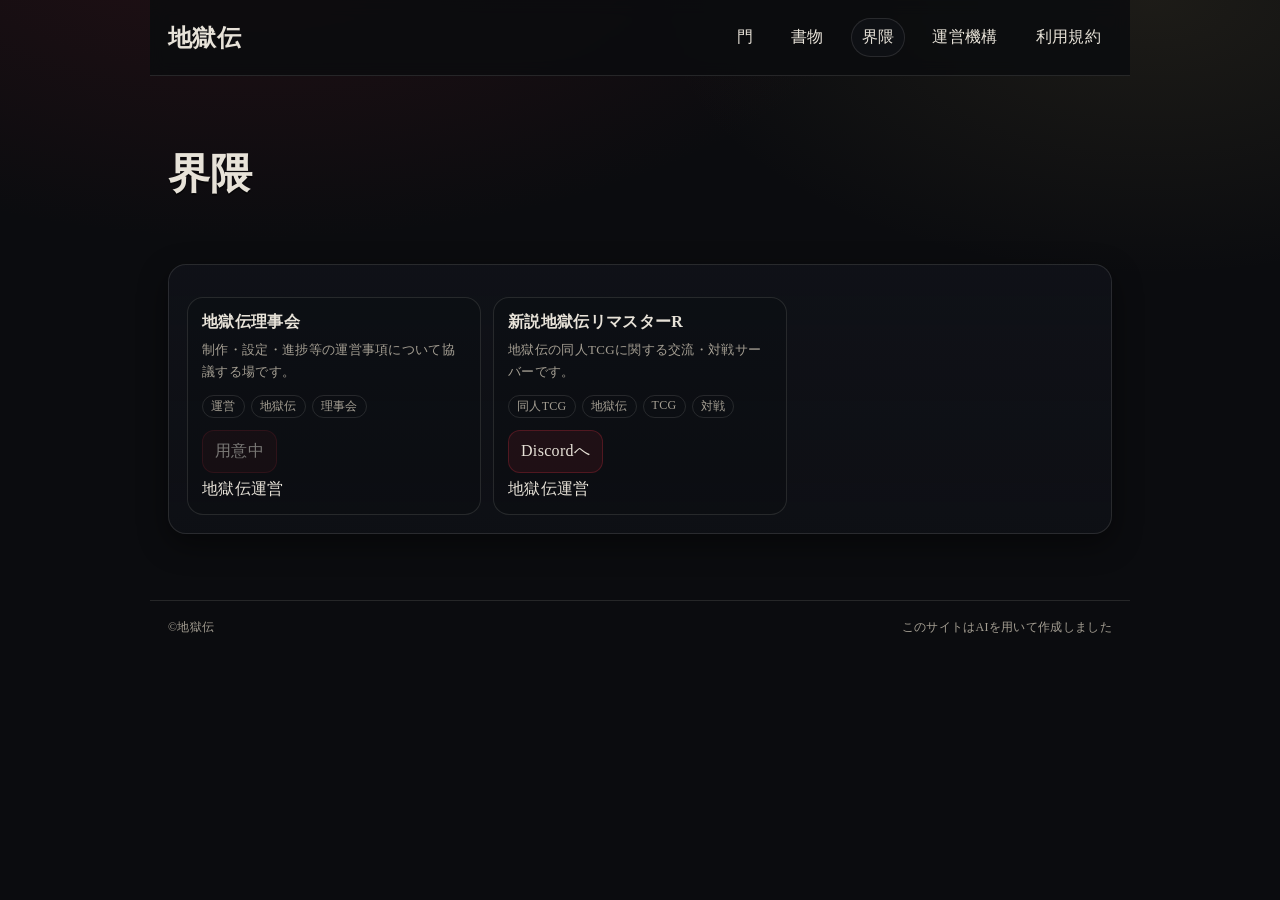
<file: HP/realms.html>
<!doctype html>
<html lang="ja">

<head>
  <meta charset="utf-8">
  <meta name="viewport" content="width=device-width,initial-scale=1">
  <title>界隈｜地獄伝</title>
  <link rel="icon" href="images/favicon.jpeg">
  <link rel="stylesheet" href="assets/style.css">
</head>

<body>

  <header class="wrap header">
    <div class="brand">地獄伝</div>
    <nav class="nav">
      <a href="index.html">門</a>
      <a href="scroll.html">書物</a>
      <a href="realms.html" aria-current="page">界隈</a>
      <a href="order.html">運営機構</a>
      <a href="terms.html">利用規約</a>
    </nav>
  </header>

  <main class="wrap">
    <section class="hero">
      <h1 class="slogan">界隈</h1>
    </section>

    <section class="panel">
      <div id="realmGrid" class="grid"></div>
    </section>
  </main>

  <footer class="wrap footer" style="display:flex; justify-content:space-between; align-items:center;">
    <span class="muted">©地獄伝</span>
    <span class="muted" style="font-size:12px;">このサイトはAIを用いて作成しました</span>
  </footer>

  <script src="assets/data.js"></script>
  <script src="assets/app.js"></script>
  <script>renderRealms();</script>
</body>

</html>
</file>
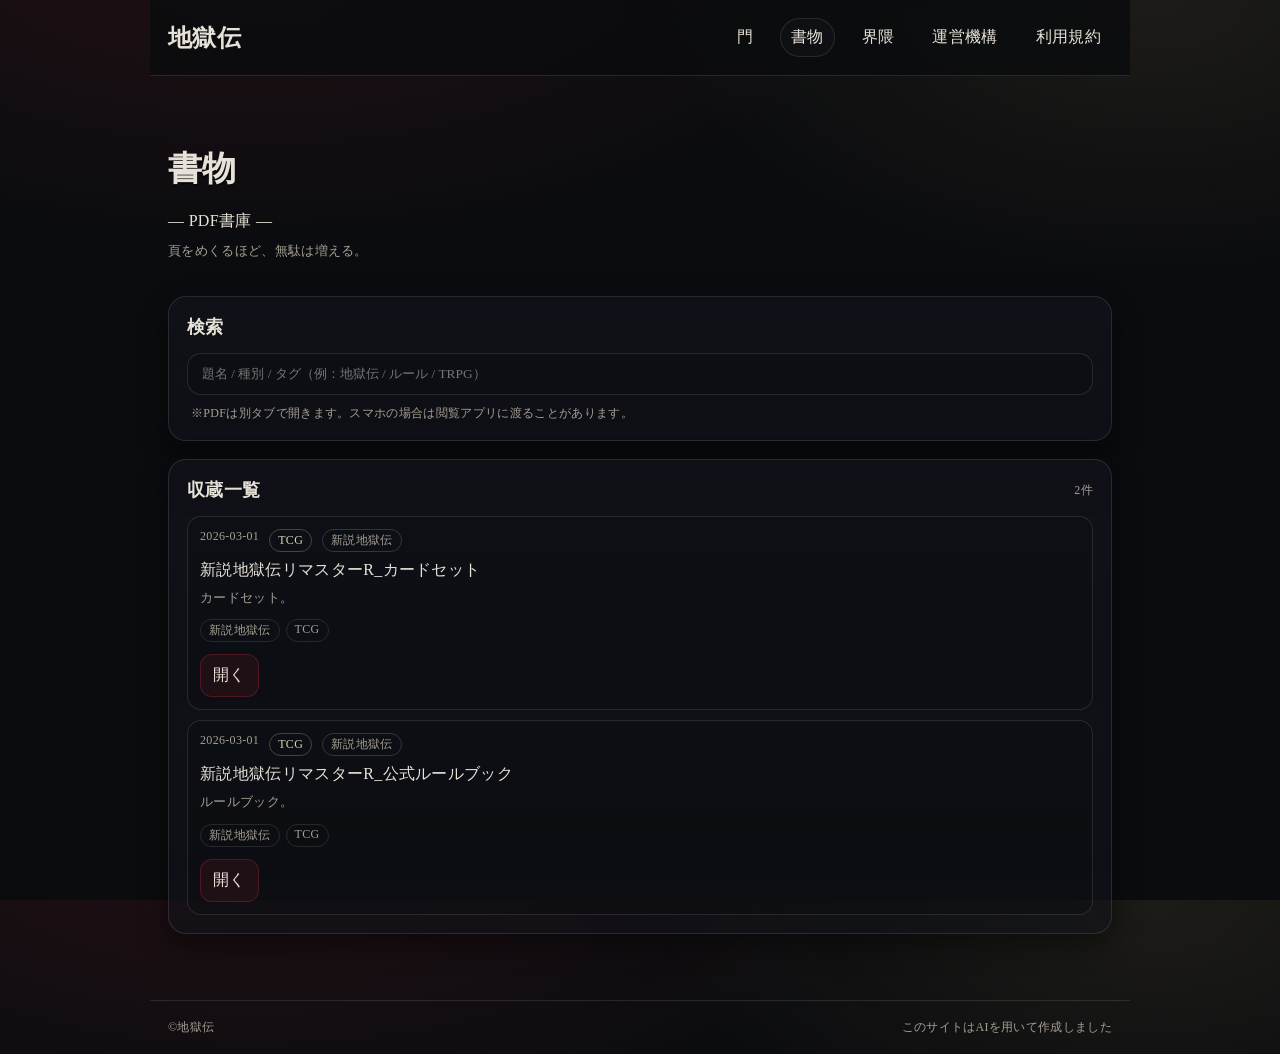
<file: HP/scroll.html>
<!-- scroll.html（書物：PDF書庫） -->
<!doctype html>
<html lang="ja">

<head>
  <meta charset="utf-8" />
  <meta name="viewport" content="width=device-width,initial-scale=1" />
  <title>書物｜地獄伝</title>
  <meta name="description" content="地獄伝の書物（PDF）を収蔵する書庫。" />
  <link rel="icon" href="images/favicon.jpeg">
  <link rel="stylesheet" href="assets/style.css" />
</head>

<body>
  <header class="wrap header">
    <div class="brand">地獄伝</div>
    <nav class="nav">
      <a href="index.html">門</a>
      <a href="scroll.html" aria-current="page">書物</a>
      <a href="realms.html">界隈</a>
      <a href="order.html">運営機構</a>
      <a href="terms.html">利用規約</a>
    </nav>
  </header>

  <main class="wrap">
    <section class="hero" style="padding-bottom:18px;">
      <h1 class="slogan" style="font-size:34px;">書物</h1>
      <p class="manifesto" style="margin-bottom:6px;">
        ― PDF書庫 ―
      </p>
      <div class="sub">頁をめくるほど、無駄は増える。</div>
    </section>

    <section class="panel">
      <div class="panelHead">
        <h2>検索</h2>
      </div>
      <div class="searchRow">
        <input id="scrollSearch" class="input" placeholder="題名 / 種別 / タグ（例：地獄伝 / ルール / TRPG）" />
      </div>
      <p class="note" style="margin-top:10px;">
        ※PDFは別タブで開きます。スマホの場合は閲覧アプリに渡ることがあります。
      </p>
    </section>

    <section class="panel">
      <div class="panelHead">
        <h2>収蔵一覧</h2>
        <span class="muted" id="scrollCount" style="font-size:12px;"></span>
      </div>
      <div id="scrollList" class="list" style="margin-top:14px;"></div>
    </section>
  </main>

  <footer class="wrap footer" style="display:flex; justify-content:space-between; align-items:center;">
    <span class="muted">©地獄伝</span>
    <span class="muted" style="font-size:12px;">このサイトはAIを用いて作成しました</span>
  </footer>

  <script src="assets/data.js"></script>
  <script src="assets/app.js"></script>
  <script>
    renderScrolls("");
    const input = document.getElementById("scrollSearch");
    if (input) {
      input.addEventListener("input", () => renderScrolls(input.value));
    }
  </script>
</body>

</html>
</file>
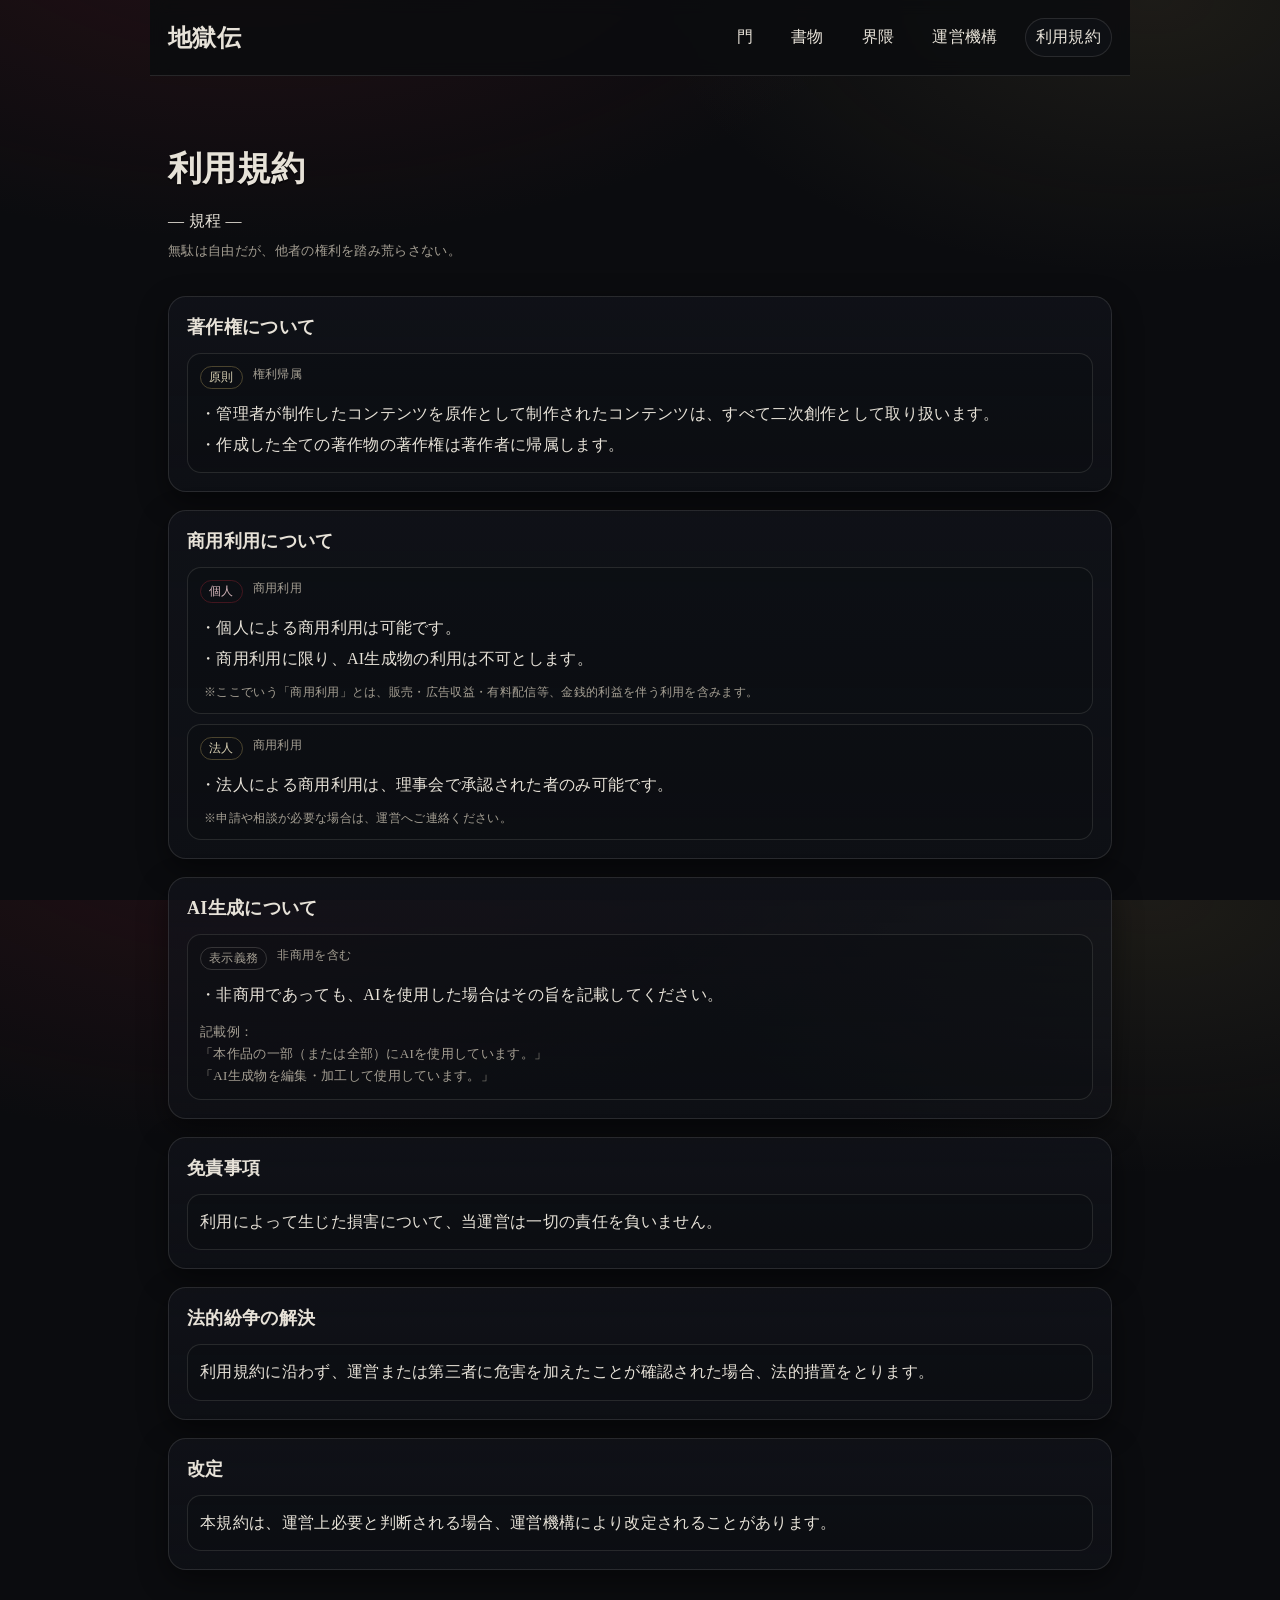
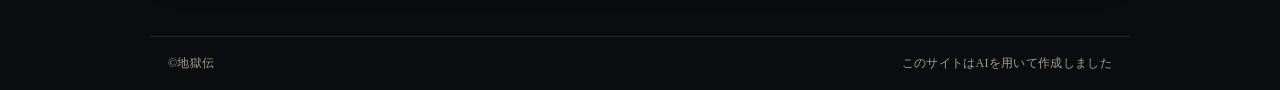
<file: HP/terms.html>
<!-- terms.html（利用規約） -->
<!doctype html>
<html lang="ja">

<head>
  <meta charset="utf-8" />
  <meta name="viewport" content="width=device-width,initial-scale=1" />
  <title>利用規約｜地獄伝</title>
  <meta name="description" content="地獄伝サイトおよびコンテンツの利用規約（著作権・商用利用・AI生成に関する指針）。" />
  <link rel="icon" href="images/favicon.jpeg">
  <link rel="stylesheet" href="assets/style.css" />
</head>

<body>
  <header class="wrap header">
    <div class="brand">地獄伝</div>
    <nav class="nav">
      <a href="index.html">門</a>
      <a href="scroll.html">書物</a>
      <a href="realms.html">界隈</a>
      <a href="order.html">運営機構</a>
      <a href="terms.html" aria-current="page">利用規約</a>
    </nav>
  </header>

  <main class="wrap">
    <section class="hero" style="padding-bottom:18px;">
      <h1 class="slogan" style="font-size:34px;">利用規約</h1>
      <p class="manifesto" style="margin-bottom:6px;">― 規程 ―</p>
      <div class="sub">無駄は自由だが、他者の権利を踏み荒らさない。</div>
    </section>

    <section class="panel">
      <div class="panelHead">
        <h2>著作権について</h2>
      </div>

      <div class="list">
        <article class="item">
          <div class="meta">
            <span class="badge gold">原則</span>
            <span>権利帰属</span>
          </div>
          <div style="margin-top:10px; line-height:1.9;">
            ・管理者が制作したコンテンツを原作として制作されたコンテンツは、すべて二次創作として取り扱います。<br>
            ・作成した全ての著作物の著作権は著作者に帰属します。
          </div>
        </article>
      </div>
    </section>

    <section class="panel">
      <div class="panelHead">
        <h2>商用利用について</h2>
      </div>

      <div class="list">
        <article class="item">
          <div class="meta">
            <span class="badge crimson">個人</span>
            <span>商用利用</span>
          </div>
          <div style="margin-top:10px; line-height:1.9;">
            ・個人による商用利用は可能です。<br>
            ・商用利用に限り、AI生成物の利用は不可とします。
          </div>
          <p class="note" style="margin-top:10px;">
            ※ここでいう「商用利用」とは、販売・広告収益・有料配信等、金銭的利益を伴う利用を含みます。
          </p>
        </article>

        <article class="item">
          <div class="meta">
            <span class="badge gold">法人</span>
            <span>商用利用</span>
          </div>
          <div style="margin-top:10px; line-height:1.9;">
            ・法人による商用利用は、理事会で承認された者のみ可能です。
          </div>
          <p class="note" style="margin-top:10px;">
            ※申請や相談が必要な場合は、運営へご連絡ください。
          </p>
        </article>
      </div>
    </section>

    <section class="panel">
      <div class="panelHead">
        <h2>AI生成について</h2>
      </div>

      <div class="list">
        <article class="item">
          <div class="meta">
            <span class="badge">表示義務</span>
            <span>非商用を含む</span>
          </div>
          <div style="margin-top:10px; line-height:1.9;">
            ・非商用であっても、AIを使用した場合はその旨を記載してください。
          </div>
          <div style="margin-top:10px; color:var(--muted); font-size:13px; line-height:1.7;">
            記載例：<br>
            「本作品の一部（または全部）にAIを使用しています。」<br>
            「AI生成物を編集・加工して使用しています。」
          </div>
        </article>
      </div>
    </section>

    <section class="panel">
      <div class="panelHead">
        <h2>免責事項</h2>
      </div>
      <div class="list">
        <article class="item">
          <div style="line-height:1.9;">
            利用によって生じた損害について、当運営は一切の責任を負いません。
          </div>
        </article>
      </div>
    </section>

    <section class="panel">
      <div class="panelHead">
        <h2>法的紛争の解決</h2>
      </div>
      <div class="list">
        <article class="item">
          <div style="line-height:1.9;">
            利用規約に沿わず、運営または第三者に危害を加えたことが確認された場合、法的措置をとります。
          </div>
        </article>
      </div>
    </section>

    <section class="panel">
      <div class="panelHead">
        <h2>改定</h2>
      </div>

      <div class="list">
        <article class="item">
          <div style="line-height:1.9;">
            本規約は、運営上必要と判断される場合、運営機構により改定されることがあります。
          </div>
        </article>
      </div>
    </section>
  </main>

  <footer class="wrap footer" style="display:flex; justify-content:space-between; align-items:center;">
    <span class="muted">©地獄伝</span>
    <span class="muted" style="font-size:12px;">このサイトはAIを用いて作成しました</span>
  </footer>
</body>

</html>
</file>
<file: assets/style.css>
/* assets/style.css */
:root {
  --bg: #0b0c0f;
  /* 墨黒 */
  --paper: #11131a;
  /* 墨の層 */
  --text: #e7e2d8;
  /* 生成り */
  --muted: #a59f93;
  --crimson: #7a1f2b;
  /* 深紅 */
  --gold: #8a7a4b;
  /* 鈍金 */
  --line: rgba(231, 226, 216, .12);
  --shadow: 0 10px 30px rgba(0, 0, 0, .45);
}

* {
  box-sizing: border-box
}

html,
body {
  height: 100%
}

body {
  margin: 0;
  background: radial-gradient(1200px 600px at 20% -10%, rgba(122, 31, 43, .22), transparent 55%),
    radial-gradient(900px 500px at 90% 0%, rgba(138, 122, 75, .14), transparent 55%),
    var(--bg);
  color: var(--text);
  font-family: "Hiragino Mincho ProN", "Yu Mincho", "Noto Serif JP", serif;
  letter-spacing: .02em;
}

a {
  color: inherit;
  text-decoration: none
}

a:hover {
  opacity: .9
}

.wrap {
  max-width: 980px;
  margin: 0 auto;
  padding: 18px 18px
}

.header {
  display: flex;
  align-items: center;
  justify-content: space-between;
  border-bottom: 1px solid var(--line);
  position: sticky;
  top: 0;
  background: rgba(11, 12, 15, .85);
  backdrop-filter: blur(8px);
}

.brand {
  font-size: 24px;
  font-weight: bold;
  color: var(--text)
}

.nav {
  display: flex;
  gap: 16px
}

.nav a {
  padding: 8px 10px;
  border: 1px solid transparent;
  border-radius: 999px
}

.nav a[aria-current="page"] {
  border-color: var(--line);
  background: rgba(17, 19, 26, .6)
}

.hero {
  padding: 52px 0 30px
}

.hero.center {
  display: flex;
  flex-direction: column;
  align-items: center;
  text-align: center;
  padding: 64px 0 40px;
}

/* 縦書きの標語 */
.vertical {
  writing-mode: vertical-rl;
  text-orientation: upright;
  font-size: 30px;
  letter-spacing: .34em;
  line-height: 1.6;
  color: var(--text);
  text-shadow: 0 2px 12px rgba(122, 31, 43, .35);
}

.subtitle {
  margin-top: 26px;
  color: var(--muted);
  font-size: 13px;
  letter-spacing: .28em;
  text-transform: uppercase;
}

.manifestoBlock {
  text-align: center;
  padding: 8px 0 26px;
  line-height: 2.2;
  letter-spacing: .08em;
}

.manifestoBlock p {
  margin: 0 0 18px;
}

.manifestoBlock .small {
  color: var(--muted);
  font-size: 14px;
}

.slogan {
  font-size: 42px;
  margin: 0 0 14px;
  text-shadow: 0 2px 0 rgba(0, 0, 0, .5);
}

.manifesto {
  margin: 0 0 10px;
  color: var(--text);
  line-height: 1.9;
}

.sub {
  color: var(--muted);
  font-size: 13px
}

.panel {
  margin: 18px 0;
  padding: 18px;
  border: 1px solid var(--line);
  border-radius: 18px;
  background: linear-gradient(180deg, rgba(17, 19, 26, .78), rgba(17, 19, 26, .56));
  box-shadow: var(--shadow);
}

.panelHead {
  display: flex;
  align-items: center;
  justify-content: space-between
}

.panel h2 {
  margin: 0;
  font-size: 18px
}

.more {
  color: var(--muted);
  font-size: 13px;
  border-bottom: 1px solid transparent
}

.more:hover {
  border-bottom-color: var(--line)
}

.list {
  display: flex;
  flex-direction: column;
  gap: 10px;
  margin-top: 14px
}

.item {
  padding: 12px 12px;
  border: 1px solid var(--line);
  border-radius: 14px;
  background: rgba(11, 12, 15, .35);
}

.item .meta {
  font-size: 12px;
  color: var(--muted);
  display: flex;
  gap: 10px
}

.badge {
  display: inline-flex;
  align-items: center;
  padding: 2px 8px;
  border-radius: 999px;
  border: 1px solid rgba(231, 226, 216, .18);
  color: var(--muted);
  font-size: 12px
}

.badge.crimson {
  border-color: rgba(122, 31, 43, .5);
  color: #d4b5ba
}

.badge.gold {
  border-color: rgba(138, 122, 75, .5);
  color: #d8d0b3
}

.searchRow {
  margin-top: 14px
}

.input {
  width: 100%;
  padding: 12px 14px;
  border-radius: 14px;
  border: 1px solid var(--line);
  outline: none;
  color: var(--text);
  background: rgba(11, 12, 15, .35);
  font-family: inherit;
}

.grid {
  margin-top: 14px;
  display: grid;
  grid-template-columns: repeat(3, 1fr);
  gap: 12px;
}

.grid.grid4 {
  grid-template-columns: repeat(2, 1fr);
}

/* 世界観などの読み物 */
.lead {
  margin: 14px 0 4px;
  line-height: 2.1;
  letter-spacing: .06em;
}

.prose {
  margin-top: 14px;
  line-height: 2.05;
  letter-spacing: .04em;
  color: var(--text);
}

.prose p {
  margin: 0 0 16px;
}

.prose p:last-child {
  margin-bottom: 0;
}

.prose strong {
  color: #d8d0b3;
  font-weight: bold;
}

.prose em {
  font-style: normal;
  color: #d4b5ba;
}

.item .itemBody {
  margin-top: 8px;
  line-height: 1.9;
  color: var(--muted);
  font-size: 14px;
}

.card {
  padding: 14px;
  border-radius: 16px;
  border: 1px solid var(--line);
  background: rgba(11, 12, 15, .35);
  transition: transform .12s ease;
}

.card:hover {
  transform: translateY(-2px);
  border-color: rgba(122, 31, 43, .5);
}

.card .title {
  font-size: 16px;
  margin: 0 0 6px
}

.card .desc {
  margin: 0 0 12px;
  color: var(--muted);
  font-size: 13px;
  line-height: 1.7
}

.tags {
  display: flex;
  flex-wrap: wrap;
  gap: 6px;
  margin: 0 0 12px
}

.tag {
  font-size: 12px;
  color: var(--muted);
  border: 1px solid var(--line);
  border-radius: 999px;
  padding: 2px 8px
}

.btn {
  display: inline-flex;
  align-items: center;
  justify-content: center;
  padding: 10px 12px;
  border-radius: 12px;
  border: 1px solid rgba(122, 31, 43, .55);
  background: rgba(122, 31, 43, .18);
}

.btn:hover {
  background: rgba(122, 31, 43, .26)
}

button.btn {
  color: var(--text);
  font-family: inherit;
  font-size: 14px;
  letter-spacing: inherit;
  cursor: pointer;
}

.btn.ghost {
  border-color: var(--line);
  background: rgba(11, 12, 15, .35);
}

.btn.ghost:hover {
  background: rgba(231, 226, 216, .06);
}

/* PDFビューア */
.viewerOverlay {
  display: none;
  position: fixed;
  inset: 0;
  z-index: 100;
  background: rgba(4, 5, 7, .82);
  backdrop-filter: blur(4px);
  padding: 3vh 3vw;
}

.viewerOverlay.open {
  display: flex;
}

.viewerBox {
  display: flex;
  flex-direction: column;
  width: 100%;
  max-width: 960px;
  margin: 0 auto;
  border: 1px solid var(--line);
  border-radius: 16px;
  overflow: hidden;
  background: var(--paper);
  box-shadow: var(--shadow);
}

.viewerHead {
  display: flex;
  align-items: center;
  justify-content: space-between;
  gap: 10px;
  padding: 10px 14px;
  border-bottom: 1px solid var(--line);
}

.viewerTitle {
  font-size: 14px;
  overflow: hidden;
  text-overflow: ellipsis;
  white-space: nowrap;
}

.viewerActions {
  display: flex;
  gap: 8px;
  flex-shrink: 0;
}

.viewerBtn {
  padding: 6px 10px;
  font-size: 12px;
  border-radius: 10px;
}

.viewerFrame {
  flex: 1;
  width: 100%;
  border: 0;
  background: #3a3d46;
}

@media (max-width: 600px) {
  .viewerOverlay {
    padding: 0;
  }

  .viewerBox {
    border-radius: 0;
    border: 0;
    max-width: none;
  }
}

.note {
  margin: 10px 4px 0;
  color: var(--muted);
  font-size: 12px
}

.footer {
  border-top: 1px solid var(--line);
  margin-top: 30px
}

.muted {
  color: var(--muted);
  font-size: 12px
}

@media (max-width: 860px) {
  .grid {
    grid-template-columns: 1fr
  }

  .slogan {
    font-size: 34px
  }
}

/* モバイル対応 */
@media (max-width: 600px) {

  /* ヘッダーを縦並びにしてサイズを縮小 */
  .header {
    flex-direction: column;
    gap: 6px;
    padding: 10px 14px;
  }

  .brand {
    font-size: 18px;
  }

  .nav {
    gap: 4px;
    flex-wrap: wrap;
    justify-content: center;
  }

  .nav a {
    font-size: 12px;
    padding: 4px 8px;
  }

  /* ヒーロー */
  .slogan {
    font-size: 24px;
  }

  .vertical {
    font-size: 22px;
  }

  .hero.center {
    padding: 40px 0 24px;
  }

  .hero {
    padding: 28px 0 16px;
  }

  /* パネル */
  .panel {
    padding: 12px;
    margin: 12px 0;
  }

  .panel h2 {
    font-size: 16px;
  }

  /* 組織図のスケーリング＋文字縮小 */
  .org-chart {
    transform: scale(0.6);
    transform-origin: top center;
    margin-bottom: -120px;
    font-size: 12px;
  }

  .org-chart div[style*="font-size:16px"] {
    font-size: 13px !important;
    padding: 8px 14px !important;
  }

  .org-chart div[style*="font-size:14px"] {
    font-size: 11px !important;
    padding: 8px 10px !important;
  }

  .org-chart div[style*="font-size:12px"] {
    font-size: 10px !important;
  }

  /* フッター */
  .footer {
    flex-direction: column;
    gap: 4px;
    text-align: center;
  }
}
</file>
<file: HP/assets/style.css>
/* assets/style.css */
:root {
  --bg: #0b0c0f;
  /* 墨黒 */
  --paper: #11131a;
  /* 墨の層 */
  --text: #e7e2d8;
  /* 生成り */
  --muted: #a59f93;
  --crimson: #7a1f2b;
  /* 深紅 */
  --gold: #8a7a4b;
  /* 鈍金 */
  --line: rgba(231, 226, 216, .12);
  --shadow: 0 10px 30px rgba(0, 0, 0, .45);
}

* {
  box-sizing: border-box
}

html,
body {
  height: 100%
}

body {
  margin: 0;
  background: radial-gradient(1200px 600px at 20% -10%, rgba(122, 31, 43, .22), transparent 55%),
    radial-gradient(900px 500px at 90% 0%, rgba(138, 122, 75, .14), transparent 55%),
    var(--bg);
  color: var(--text);
  font-family: "Hiragino Mincho ProN", "Yu Mincho", "Noto Serif JP", serif;
  letter-spacing: .02em;
}

a {
  color: inherit;
  text-decoration: none
}

a:hover {
  opacity: .9
}

.wrap {
  max-width: 980px;
  margin: 0 auto;
  padding: 18px 18px
}

.header {
  display: flex;
  align-items: center;
  justify-content: space-between;
  border-bottom: 1px solid var(--line);
  position: sticky;
  top: 0;
  background: rgba(11, 12, 15, .85);
  backdrop-filter: blur(8px);
}

.brand {
  font-size: 24px;
  font-weight: bold;
  color: var(--text)
}

.nav {
  display: flex;
  gap: 16px
}

.nav a {
  padding: 8px 10px;
  border: 1px solid transparent;
  border-radius: 999px
}

.nav a[aria-current="page"] {
  border-color: var(--line);
  background: rgba(17, 19, 26, .6)
}

.hero {
  padding: 52px 0 30px
}

.slogan {
  font-size: 42px;
  margin: 0 0 14px;
  text-shadow: 0 2px 0 rgba(0, 0, 0, .5);
}

.manifesto {
  margin: 0 0 10px;
  color: var(--text);
  line-height: 1.9;
}

.sub {
  color: var(--muted);
  font-size: 13px
}

.panel {
  margin: 18px 0;
  padding: 18px;
  border: 1px solid var(--line);
  border-radius: 18px;
  background: linear-gradient(180deg, rgba(17, 19, 26, .78), rgba(17, 19, 26, .56));
  box-shadow: var(--shadow);
}

.panelHead {
  display: flex;
  align-items: center;
  justify-content: space-between
}

.panel h2 {
  margin: 0;
  font-size: 18px
}

.more {
  color: var(--muted);
  font-size: 13px;
  border-bottom: 1px solid transparent
}

.more:hover {
  border-bottom-color: var(--line)
}

.list {
  display: flex;
  flex-direction: column;
  gap: 10px;
  margin-top: 14px
}

.item {
  padding: 12px 12px;
  border: 1px solid var(--line);
  border-radius: 14px;
  background: rgba(11, 12, 15, .35);
}

.item .meta {
  font-size: 12px;
  color: var(--muted);
  display: flex;
  gap: 10px
}

.badge {
  display: inline-flex;
  align-items: center;
  padding: 2px 8px;
  border-radius: 999px;
  border: 1px solid rgba(231, 226, 216, .18);
  color: var(--muted);
  font-size: 12px
}

.badge.crimson {
  border-color: rgba(122, 31, 43, .5);
  color: #d4b5ba
}

.badge.gold {
  border-color: rgba(138, 122, 75, .5);
  color: #d8d0b3
}

.searchRow {
  margin-top: 14px
}

.input {
  width: 100%;
  padding: 12px 14px;
  border-radius: 14px;
  border: 1px solid var(--line);
  outline: none;
  color: var(--text);
  background: rgba(11, 12, 15, .35);
  font-family: inherit;
}

.grid {
  margin-top: 14px;
  display: grid;
  grid-template-columns: repeat(3, 1fr);
  gap: 12px;
}

.card {
  padding: 14px;
  border-radius: 16px;
  border: 1px solid var(--line);
  background: rgba(11, 12, 15, .35);
  transition: transform .12s ease;
}

.card:hover {
  transform: translateY(-2px);
  border-color: rgba(122, 31, 43, .5);
}

.card .title {
  font-size: 16px;
  margin: 0 0 6px
}

.card .desc {
  margin: 0 0 12px;
  color: var(--muted);
  font-size: 13px;
  line-height: 1.7
}

.tags {
  display: flex;
  flex-wrap: wrap;
  gap: 6px;
  margin: 0 0 12px
}

.tag {
  font-size: 12px;
  color: var(--muted);
  border: 1px solid var(--line);
  border-radius: 999px;
  padding: 2px 8px
}

.btn {
  display: inline-flex;
  align-items: center;
  justify-content: center;
  padding: 10px 12px;
  border-radius: 12px;
  border: 1px solid rgba(122, 31, 43, .55);
  background: rgba(122, 31, 43, .18);
}

.btn:hover {
  background: rgba(122, 31, 43, .26)
}

.note {
  margin: 10px 4px 0;
  color: var(--muted);
  font-size: 12px
}

.footer {
  border-top: 1px solid var(--line);
  margin-top: 30px
}

.muted {
  color: var(--muted);
  font-size: 12px
}

@media (max-width: 860px) {
  .grid {
    grid-template-columns: 1fr
  }

  .slogan {
    font-size: 34px
  }
}
</file>
